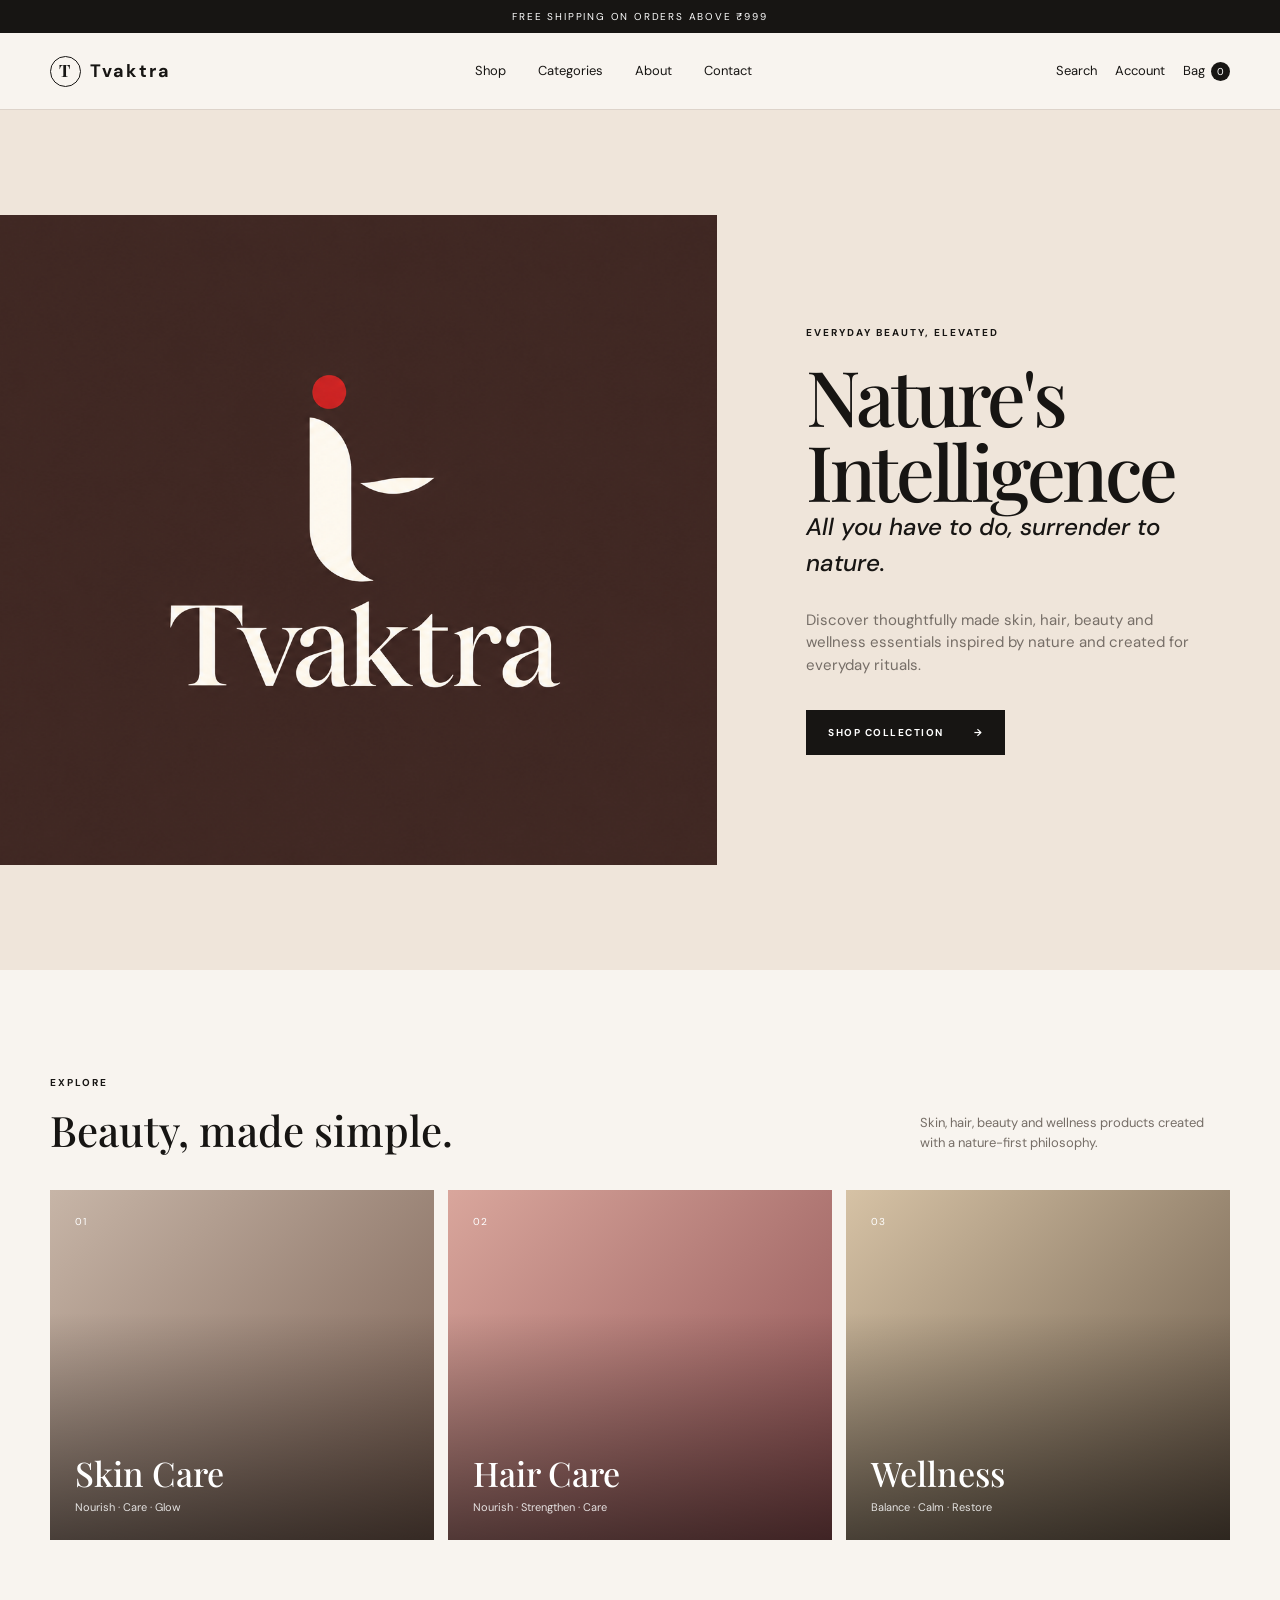
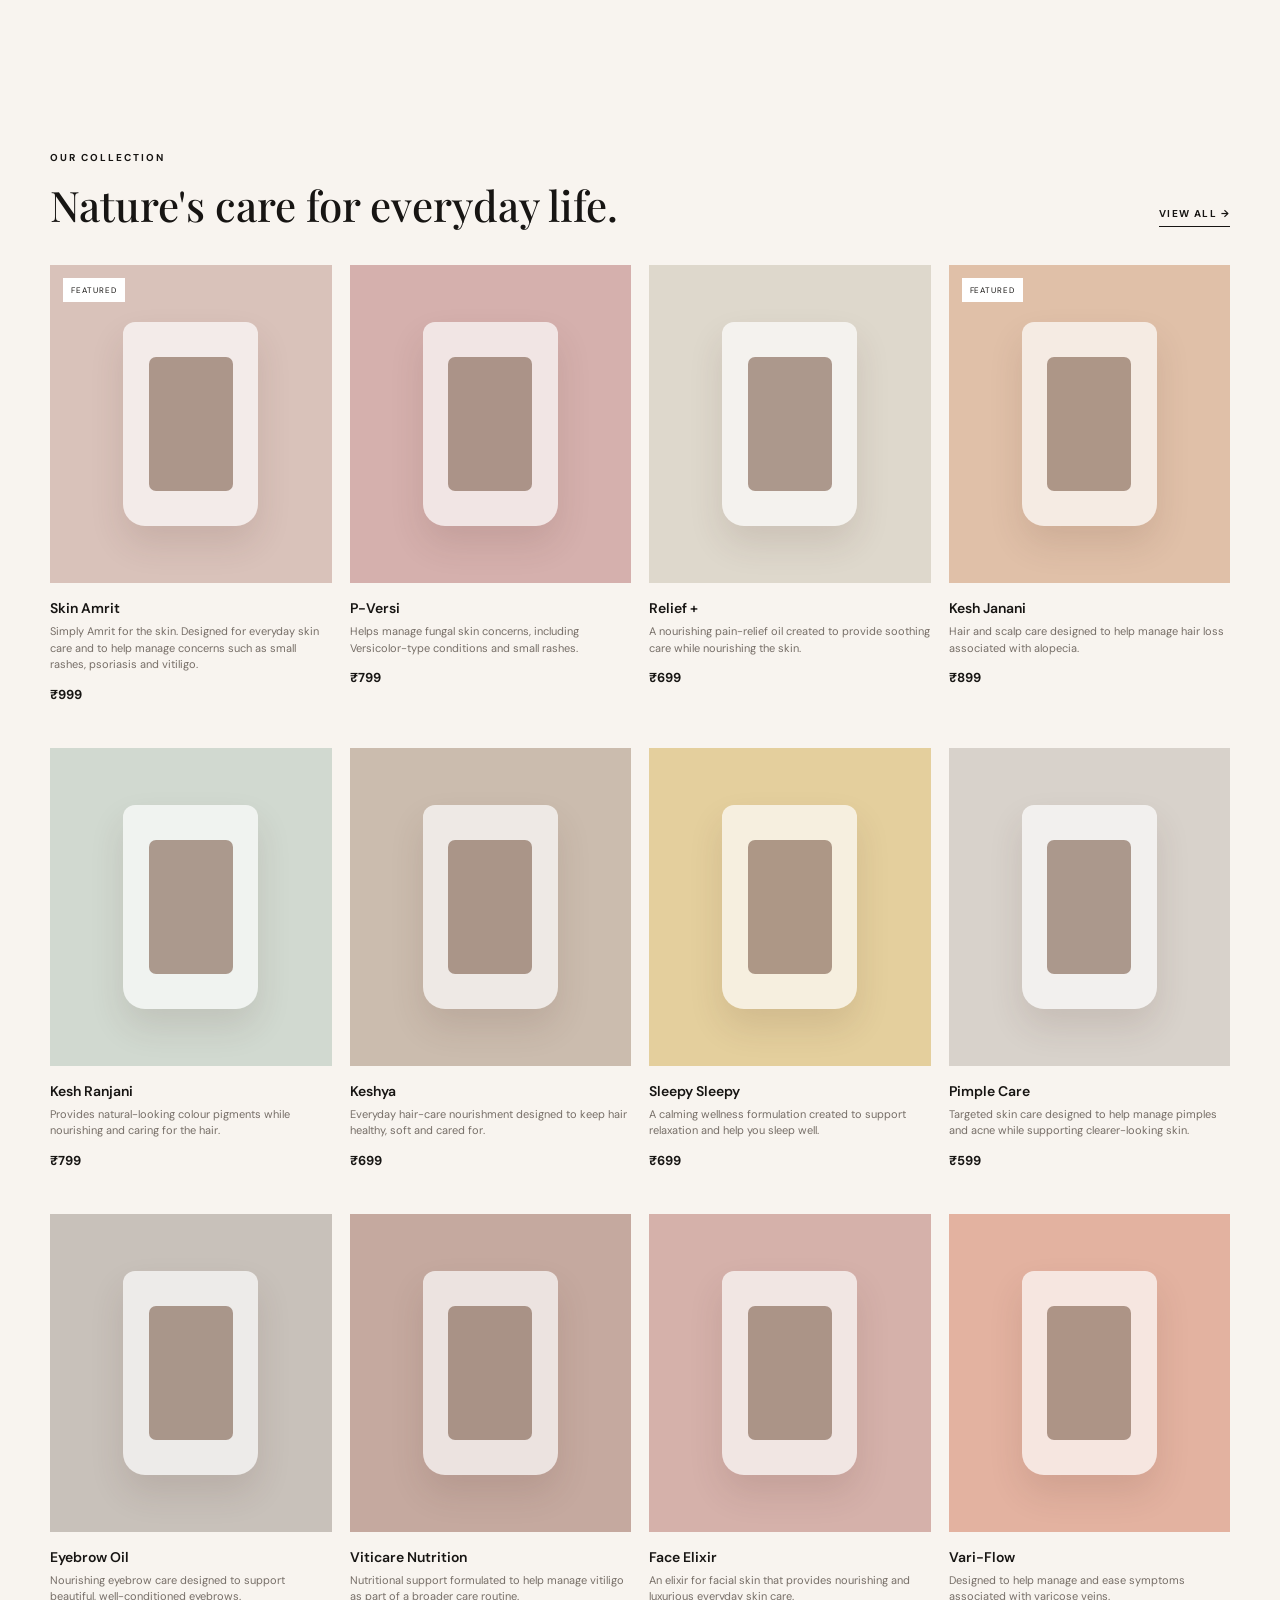
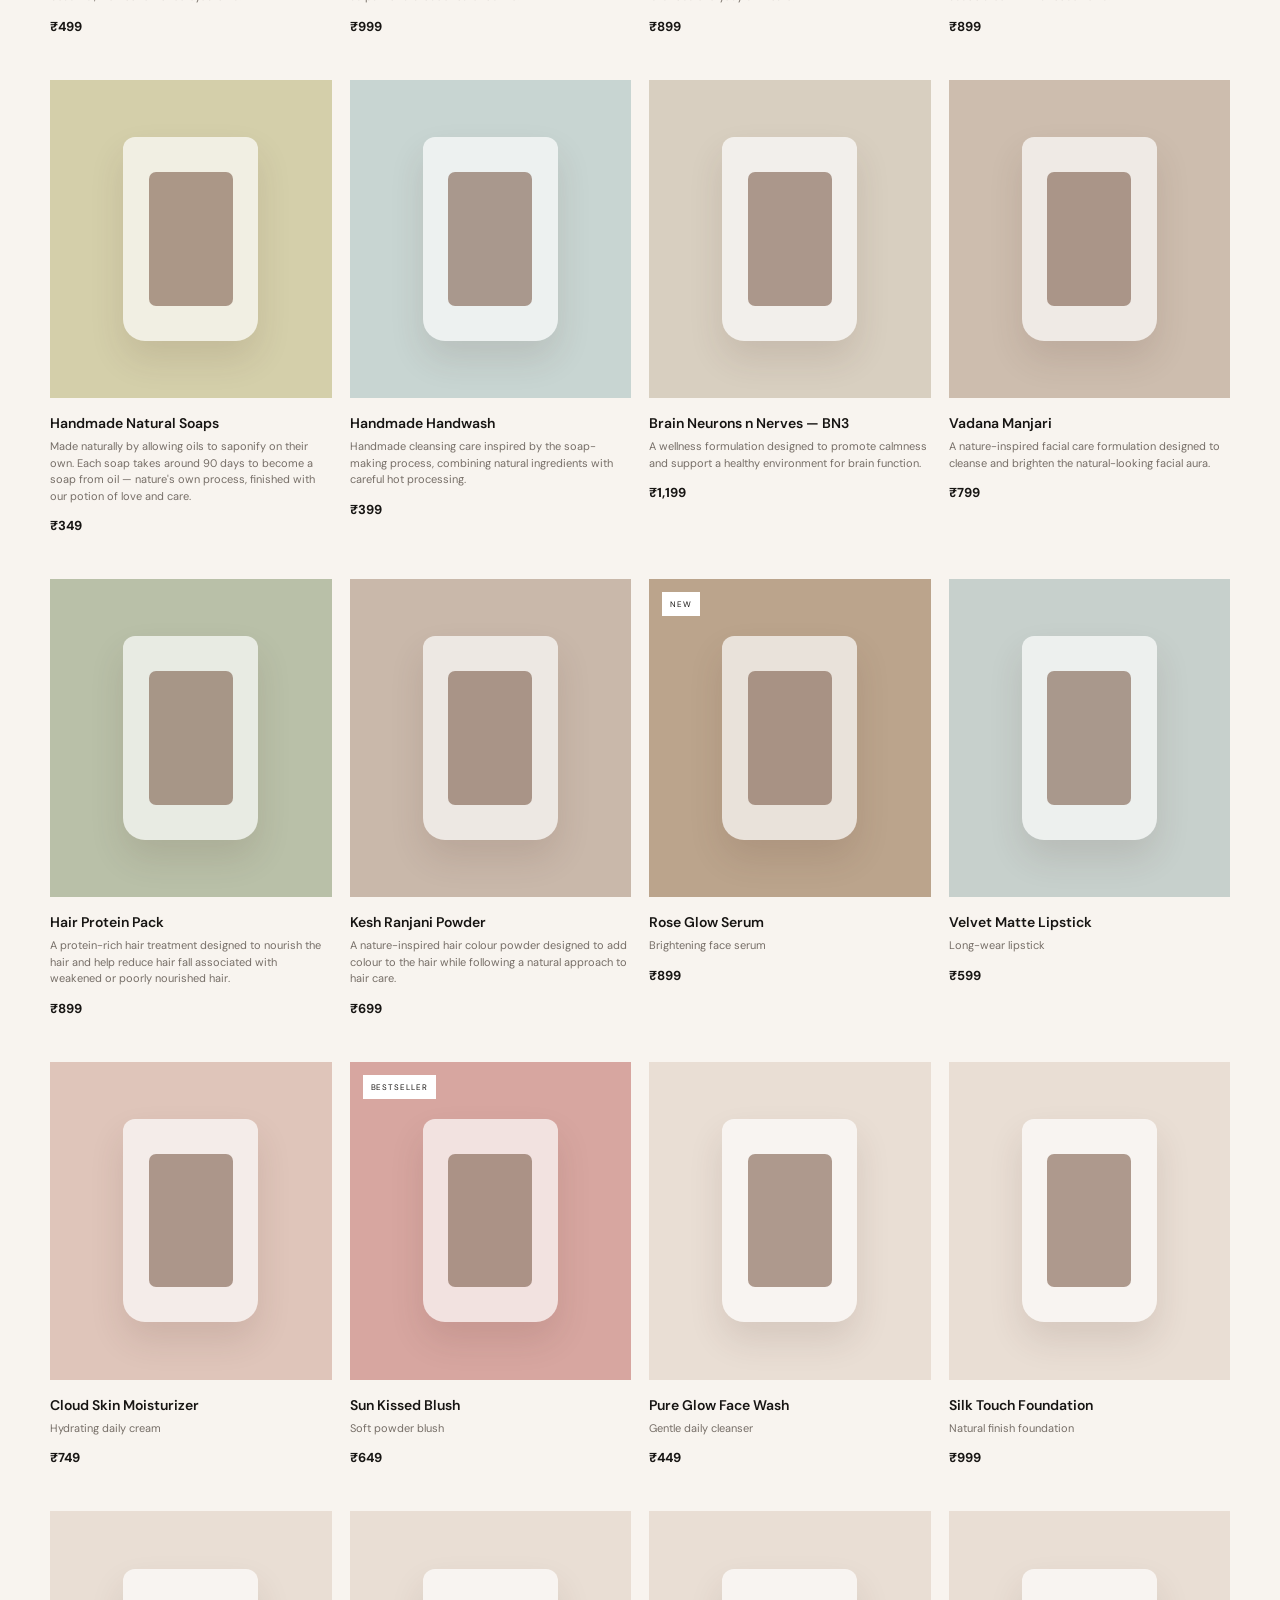
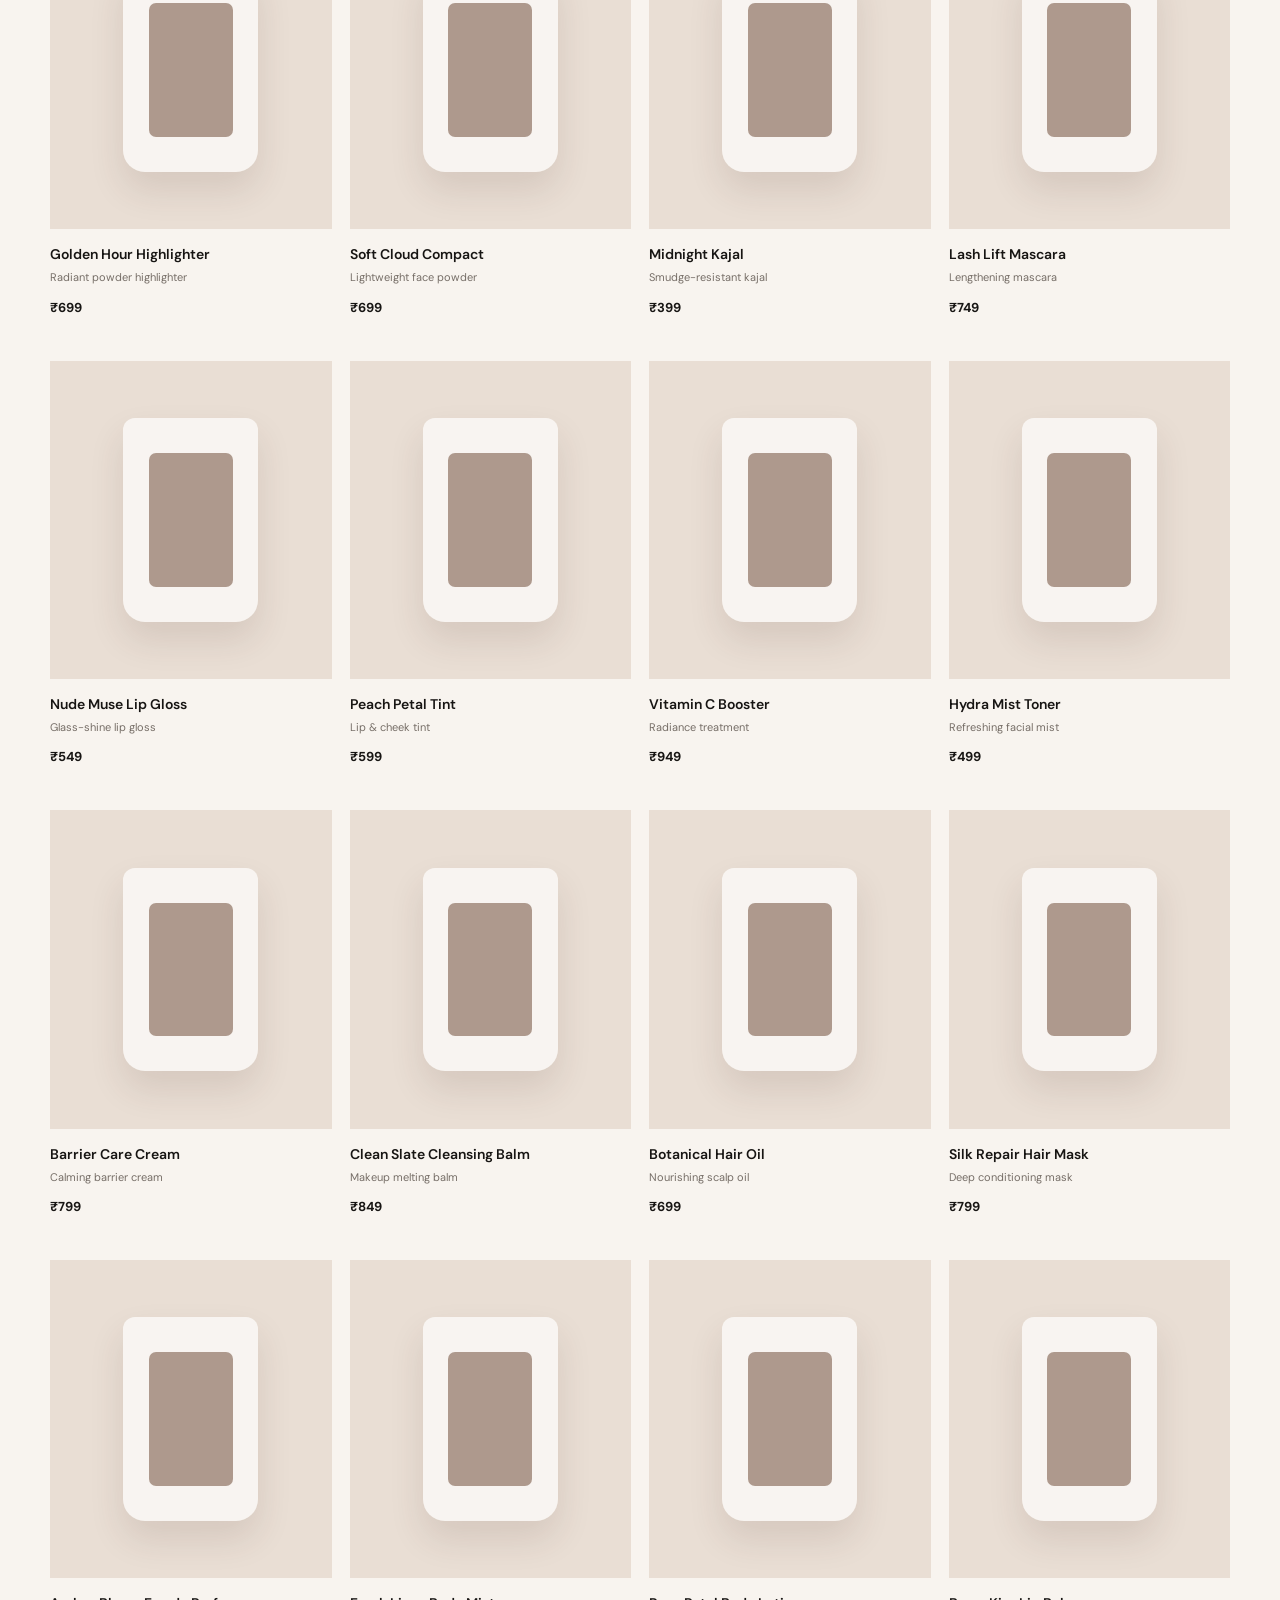
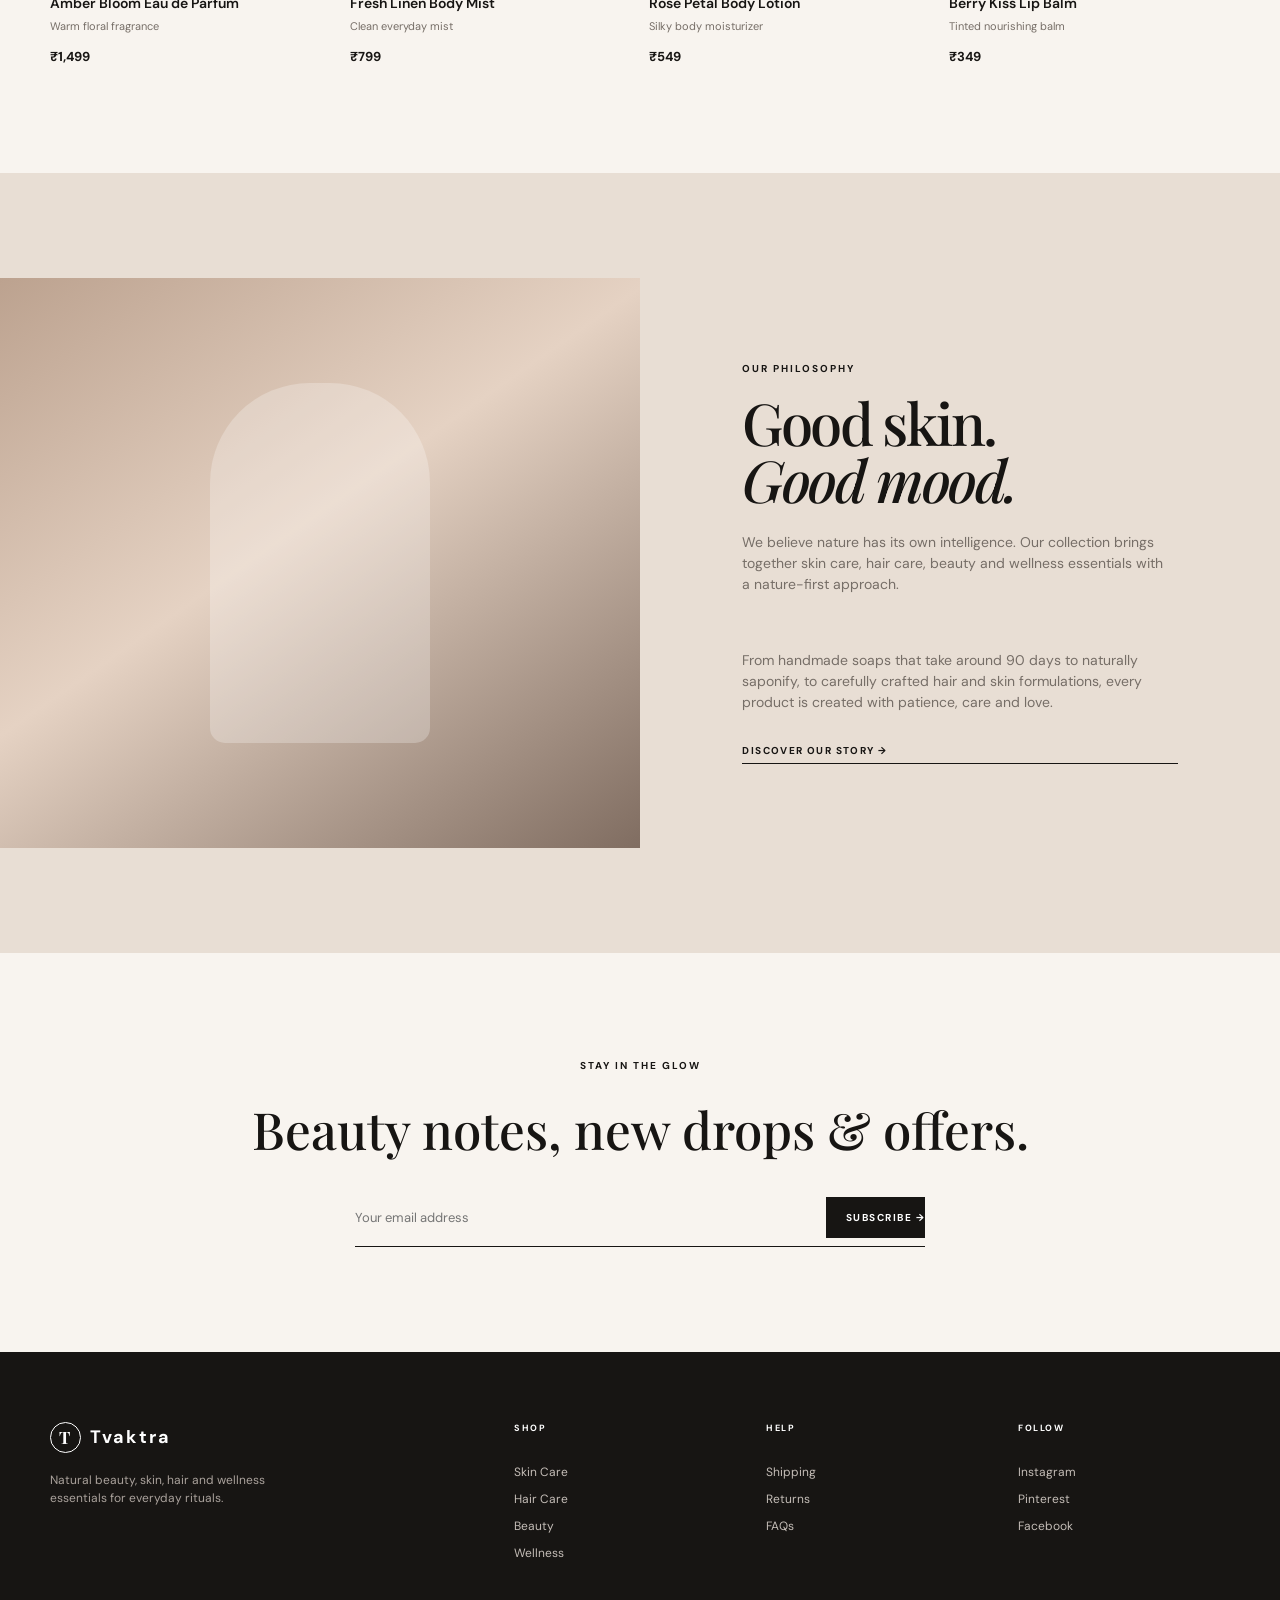
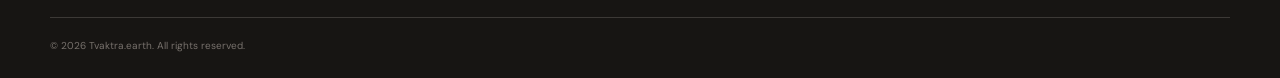
<file: Tvaktra/index.html>
<!DOCTYPE html>
<html lang="en">
<head>
  <meta charset="UTF-8">
  <meta name="viewport" content="width=device-width, initial-scale=1.0">

  <meta
    name="description"
    content="Tvaktra — Natural beauty, skincare, haircare and wellness essentials."
  >

  <title>Tvaktra — Beauty, Skin, Hair & Wellness</title>

  <link rel="preconnect" href="https://fonts.googleapis.com">
  <link rel="preconnect" href="https://fonts.gstatic.com" crossorigin>

  <link
    href="https://fonts.googleapis.com/css2?family=DM+Sans:wght@400;500;600;700&family=Playfair+Display:wght@500;600;700&display=swap"
    rel="stylesheet"
  >

  <link rel="stylesheet" href="style.css">

  <style>

    /* =========================
       INLINE SEARCH
    ========================= */

    .search-wrapper {
      display: flex;
      align-items: center;
    }

    .search-trigger {
      border: 0;
      background: transparent;
      font: inherit;
      cursor: pointer;
      padding: 8px 0;
    }

    .inline-search {
      display: flex;
      align-items: center;
      gap: 8px;
      width: 300px;
      height: 42px;
    }

    .inline-search-input-wrap {
      position: relative;
      display: flex;
      align-items: center;
      flex: 1;
    }

    .inline-search-input {
      width: 100%;
      height: 40px;
      border: 1px solid #222;
      border-radius: 0;
      background: transparent;
      padding: 0 38px 0 12px;
      font-family: inherit;
      font-size: 14px;
      outline: none;
      box-sizing: border-box;
    }

    .inline-search-input:focus {
      border-color: #111;
    }

    .search-clear {
      position: absolute;
      right: 10px;
      top: 50%;
      transform: translateY(-50%);
      border: 0;
      background: transparent;
      font-size: 20px;
      line-height: 1;
      cursor: pointer;
      padding: 2px;
    }

    .search-submit {
      width: 40px;
      height: 40px;
      border: 1px solid #222;
      background: #222;
      color: #fff;
      cursor: pointer;
      font-size: 16px;
      display: flex;
      align-items: center;
      justify-content: center;
      flex-shrink: 0;
    }

    .search-submit:hover {
      opacity: 0.85;
    }


    /* =========================
       SEARCH RESULTS
    ========================= */

    .no-search-results {
      text-align: center;
      padding: 80px 20px;
    }

    .no-search-results h3 {
      margin-bottom: 10px;
    }

    .no-search-results p {
      opacity: 0.65;
    }


    /* =========================
       TOAST NOTIFICATION
    ========================= */

    .toast {
      position: fixed;
      left: 50%;
      bottom: 30px;
      transform: translateX(-50%) translateY(100px);

      background: #222;
      color: #fff;

      padding: 14px 22px;

      border-radius: 4px;

      font-family: "DM Sans", sans-serif;
      font-size: 14px;
      font-weight: 500;

      z-index: 9999;

      opacity: 0;

      pointer-events: none;

      transition:
        opacity 0.3s ease,
        transform 0.3s ease;

      white-space: nowrap;

      box-shadow:
        0 10px 30px rgba(0, 0, 0, 0.15);
    }

    .toast.show {
      opacity: 1;
      transform: translateX(-50%) translateY(0);
    }


    /* =========================
       MOBILE
    ========================= */

    @media (max-width: 768px) {

      .inline-search {
        width: 220px;
      }

      .toast {
        bottom: 20px;
        max-width: calc(100% - 40px);
        white-space: normal;
        text-align: center;
      }

    }


    @media (max-width: 480px) {

      .inline-search {
        width: 180px;
      }

    }

  </style>

</head>


<body>


<!-- =========================
     HEADER
========================= -->

<header class="site-header">

  <div class="announcement">
    FREE SHIPPING ON ORDERS ABOVE ₹999
  </div>


  <nav class="nav container">


    <!-- BRAND -->

    <a
      href="#"
      class="brand"
      aria-label="Tvaktra home"
    >

      <span class="brand-mark">
        T
      </span>

      <span>
        Tvaktra
      </span>

    </a>


    <!-- NAVIGATION -->

    <div class="nav-links">

      <a href="#shop">
        Shop
      </a>

      <a href="#categories">
        Categories
      </a>

      <a href="#about">
        About
      </a>

      <a href="#contact">
        Contact
      </a>

    </div>


    <!-- NAV ACTIONS -->

    <div class="nav-actions">


      <!-- SEARCH -->

      <div
        class="search-wrapper"
        id="searchWrapper"
      >

        <button
          type="button"
          class="search-trigger"
          aria-label="Open search"
          onclick="activateSearch()"
        >
          Search
        </button>

      </div>


      <!-- ACCOUNT -->

      <button
        type="button"
        aria-label="Account"
        onclick="showComingSoon('Account feature is coming soon.')"
      >
        Account
      </button>


      <!-- BAG -->

      <button
        type="button"
        aria-label="Shopping bag"
        onclick="showComingSoon('Shopping bag feature is coming soon.')"
      >
        Bag
        <span class="bag-count">0</span>
      </button>


    </div>

  </nav>

</header>


<main>


<!-- =========================
     HERO
========================= -->

<section class="hero">


  <div class="hero-image">

    <img
      src="hero-image.png"
      alt="Tvaktra natural beauty collection"
    >

  </div>


  <div class="hero-content">


    <p class="eyebrow">
      EVERYDAY BEAUTY, ELEVATED
    </p>


    <h1>
      Nature's Intelligence
    </h1>


    <h2>
      <em>
        All you have to do, surrender to nature.
      </em>
    </h2>


    <p class="hero-copy">

      Discover thoughtfully made skin, hair, beauty and
      wellness essentials inspired by nature and created
      for everyday rituals.

    </p>


    <a
      class="btn btn-dark"
      href="#shop"
    >
      SHOP COLLECTION
      <span>→</span>
    </a>


  </div>

</section>



<!-- =========================
     CATEGORIES
========================= -->

<section
  id="categories"
  class="categories container"
>


  <div class="section-heading">


    <div>

      <p class="eyebrow">
        EXPLORE
      </p>

      <h2>
        Beauty, made simple.
      </h2>

    </div>


    <p>

      Skin, hair, beauty and wellness products created
      with a nature-first philosophy.

    </p>


  </div>



  <div class="category-grid">


    <a
      href="#shop"
      class="category-card skincare"
    >

      <span>
        01
      </span>

      <h3>
        Skin Care
      </h3>

      <small>
        Nourish · Care · Glow
      </small>

    </a>



    <a
      href="#shop"
      class="category-card makeup"
    >

      <span>
        02
      </span>

      <h3>
        Hair Care
      </h3>

      <small>
        Nourish · Strengthen · Care
      </small>

    </a>



    <a
      href="#shop"
      class="category-card fragrance"
    >

      <span>
        03
      </span>

      <h3>
        Wellness
      </h3>

      <small>
        Balance · Calm · Restore
      </small>

    </a>


  </div>

</section>



<!-- =========================
     PRODUCTS
========================= -->

<section
  id="shop"
  class="products container"
>


  <div class="section-heading">


    <div>

      <p class="eyebrow">
        OUR COLLECTION
      </p>

      <h2>
        Nature's care for everyday life.
      </h2>

    </div>


    <button
      type="button"
      class="text-link"
      onclick="viewAllProducts()"
    >
      VIEW ALL →
    </button>


  </div>



  <div class="product-grid">


    <!-- =========================
         TVAKTRA PRODUCTS
    ========================= -->


    <!-- 01 -->

    <article
      class="product-card"
      data-product="Skin Amrit"
      data-price="999"
    >

      <div class="product-image p1">

        <span>
          FEATURED
        </span>

      </div>


      <div class="product-info">

        <h3>
          Skin Amrit
        </h3>

        <p>
          Simply Amrit for the skin. Designed for everyday
          skin care and to help manage concerns such as
          small rashes, psoriasis and vitiligo.
        </p>

        <strong>
          ₹999
        </strong>

      </div>

    </article>



    <!-- 02 -->

    <article
      class="product-card"
      data-product="P-Versi"
      data-price="799"
    >

      <div class="product-image p2"></div>


      <div class="product-info">

        <h3>
          P-Versi
        </h3>

        <p>
          Helps manage fungal skin concerns, including
          Versicolor-type conditions and small rashes.
        </p>

        <strong>
          ₹799
        </strong>

      </div>

    </article>



    <!-- 03 -->

    <article
      class="product-card"
      data-product="Relief +"
      data-price="699"
    >

      <div class="product-image p3"></div>


      <div class="product-info">

        <h3>
          Relief +
        </h3>

        <p>
          A nourishing pain-relief oil created to provide
          soothing care while nourishing the skin.
        </p>

        <strong>
          ₹699
        </strong>

      </div>

    </article>



    <!-- 04 -->

    <article
      class="product-card"
      data-product="Kesh Janani"
      data-price="899"
    >

      <div class="product-image p4">

        <span>
          FEATURED
        </span>

      </div>


      <div class="product-info">

        <h3>
          Kesh Janani
        </h3>

        <p>
          Hair and scalp care designed to help manage
          hair loss associated with alopecia.
        </p>

        <strong>
          ₹899
        </strong>

      </div>

    </article>



    <!-- 05 -->

    <article
      class="product-card"
      data-product="Kesh Ranjani"
      data-price="799"
    >

      <div class="product-image p5"></div>


      <div class="product-info">

        <h3>
          Kesh Ranjani
        </h3>

        <p>
          Provides natural-looking colour pigments while
          nourishing and caring for the hair.
        </p>

        <strong>
          ₹799
        </strong>

      </div>

    </article>



    <!-- 06 -->

    <article
      class="product-card"
      data-product="Keshya"
      data-price="699"
    >

      <div class="product-image p6"></div>


      <div class="product-info">

        <h3>
          Keshya
        </h3>

        <p>
          Everyday hair-care nourishment designed to keep
          hair healthy, soft and cared for.
        </p>

        <strong>
          ₹699
        </strong>

      </div>

    </article>



    <!-- 07 -->

    <article
      class="product-card"
      data-product="Sleepy Sleepy"
      data-price="699"
    >

      <div class="product-image p7"></div>


      <div class="product-info">

        <h3>
          Sleepy Sleepy
        </h3>

        <p>
          A calming wellness formulation created to support
          relaxation and help you sleep well.
        </p>

        <strong>
          ₹699
        </strong>

      </div>

    </article>



    <!-- 08 -->

    <article
      class="product-card"
      data-product="Pimple Care"
      data-price="599"
    >

      <div class="product-image p8"></div>


      <div class="product-info">

        <h3>
          Pimple Care
        </h3>

        <p>
          Targeted skin care designed to help manage
          pimples and acne while supporting clearer-looking skin.
        </p>

        <strong>
          ₹599
        </strong>

      </div>

    </article>



    <!-- 09 -->

    <article
      class="product-card"
      data-product="Eyebrow Oil"
      data-price="499"
    >

      <div class="product-image p9"></div>


      <div class="product-info">

        <h3>
          Eyebrow Oil
        </h3>

        <p>
          Nourishing eyebrow care designed to support
          beautiful, well-conditioned eyebrows.
        </p>

        <strong>
          ₹499
        </strong>

      </div>

    </article>



    <!-- 10 -->

    <article
      class="product-card"
      data-product="Viticare Nutrition"
      data-price="999"
    >

      <div class="product-image p10"></div>


      <div class="product-info">

        <h3>
          Viticare Nutrition
        </h3>

        <p>
          Nutritional support formulated to help manage
          vitiligo as part of a broader care routine.
        </p>

        <strong>
          ₹999
        </strong>

      </div>

    </article>



    <!-- 11 -->

    <article
      class="product-card"
      data-product="Face Elixir"
      data-price="899"
    >

      <div class="product-image p11"></div>


      <div class="product-info">

        <h3>
          Face Elixir
        </h3>

        <p>
          An elixir for facial skin that provides nourishing
          and luxurious everyday skin care.
        </p>

        <strong>
          ₹899
        </strong>

      </div>

    </article>



    <!-- 12 -->

    <article
      class="product-card"
      data-product="Vari-Flow"
      data-price="899"
    >

      <div class="product-image p12"></div>


      <div class="product-info">

        <h3>
          Vari-Flow
        </h3>

        <p>
          Designed to help manage and ease symptoms associated
          with varicose veins.
        </p>

        <strong>
          ₹899
        </strong>

      </div>

    </article>



    <!-- 13 -->

    <article
      class="product-card"
      data-product="Handmade Natural Soaps"
      data-price="349"
    >

      <div class="product-image p13"></div>


      <div class="product-info">

        <h3>
          Handmade Natural Soaps
        </h3>

        <p>
          Made naturally by allowing oils to saponify on their
          own. Each soap takes around 90 days to become a soap
          from oil — nature's own process, finished with our
          potion of love and care.
        </p>

        <strong>
          ₹349
        </strong>

      </div>

    </article>



    <!-- 14 -->

    <article
      class="product-card"
      data-product="Handmade Handwash"
      data-price="399"
    >

      <div class="product-image p14"></div>


      <div class="product-info">

        <h3>
          Handmade Handwash
        </h3>

        <p>
          Handmade cleansing care inspired by the soap-making
          process, combining natural ingredients with careful
          hot processing.
        </p>

        <strong>
          ₹399
        </strong>

      </div>

    </article>



    <!-- 15 -->

    <article
      class="product-card"
      data-product="Brain Neurons n Nerves - BN3"
      data-price="1199"
    >

      <div class="product-image p15"></div>


      <div class="product-info">

        <h3>
          Brain Neurons n Nerves — BN3
        </h3>

        <p>
          A wellness formulation designed to promote calmness
          and support a healthy environment for brain function.
        </p>

        <strong>
          ₹1,199
        </strong>

      </div>

    </article>



    <!-- 16 -->

    <article
      class="product-card"
      data-product="Vadana Manjari"
      data-price="799"
    >

      <div class="product-image p16"></div>


      <div class="product-info">

        <h3>
          Vadana Manjari
        </h3>

        <p>
          A nature-inspired facial care formulation designed
          to cleanse and brighten the natural-looking facial aura.
        </p>

        <strong>
          ₹799
        </strong>

      </div>

    </article>



    <!-- 17 -->

    <article
      class="product-card"
      data-product="Hair Protein Pack"
      data-price="899"
    >

      <div class="product-image p17"></div>


      <div class="product-info">

        <h3>
          Hair Protein Pack
        </h3>

        <p>
          A protein-rich hair treatment designed to nourish
          the hair and help reduce hair fall associated with
          weakened or poorly nourished hair.
        </p>

        <strong>
          ₹899
        </strong>

      </div>

    </article>



    <!-- 18 -->

    <article
      class="product-card"
      data-product="Kesh Ranjani Powder"
      data-price="699"
    >

      <div class="product-image p18"></div>


      <div class="product-info">

        <h3>
          Kesh Ranjani Powder
        </h3>

        <p>
          A nature-inspired hair colour powder designed to
          add colour to the hair while following a natural
          approach to hair care.
        </p>

        <strong>
          ₹699
        </strong>

      </div>

    </article>



    <!-- =========================
         EXISTING PRODUCTS
    ========================= -->


    <!-- 19 -->

    <article
      class="product-card"
      data-product="Rose Glow Serum"
      data-price="899"
    >

      <div class="product-image p19">

        <span>
          NEW
        </span>

      </div>


      <div class="product-info">

        <h3>
          Rose Glow Serum
        </h3>

        <p>
          Brightening face serum
        </p>

        <strong>
          ₹899
        </strong>

      </div>

    </article>



    <!-- 20 -->

    <article
      class="product-card"
      data-product="Velvet Matte Lipstick"
      data-price="599"
    >

      <div class="product-image p20"></div>


      <div class="product-info">

        <h3>
          Velvet Matte Lipstick
        </h3>

        <p>
          Long-wear lipstick
        </p>

        <strong>
          ₹599
        </strong>

      </div>

    </article>



    <!-- 21 -->

    <article
      class="product-card"
      data-product="Cloud Skin Moisturizer"
      data-price="749"
    >

      <div class="product-image p21"></div>


      <div class="product-info">

        <h3>
          Cloud Skin Moisturizer
        </h3>

        <p>
          Hydrating daily cream
        </p>

        <strong>
          ₹749
        </strong>

      </div>

    </article>



    <!-- 22 -->

    <article
      class="product-card"
      data-product="Sun Kissed Blush"
      data-price="649"
    >

      <div class="product-image p22">

        <span>
          BESTSELLER
        </span>

      </div>


      <div class="product-info">

        <h3>
          Sun Kissed Blush
        </h3>

        <p>
          Soft powder blush
        </p>

        <strong>
          ₹649
        </strong>

      </div>

    </article>



    <!-- 23 -->

    <article
      class="product-card"
      data-product="Pure Glow Face Wash"
      data-price="449"
    >

      <div class="product-image p23"></div>


      <div class="product-info">

        <h3>
          Pure Glow Face Wash
        </h3>

        <p>
          Gentle daily cleanser
        </p>

        <strong>
          ₹449
        </strong>

      </div>

    </article>



    <!-- 24 -->

    <article
      class="product-card"
      data-product="Silk Touch Foundation"
      data-price="999"
    >

      <div class="product-image p24"></div>


      <div class="product-info">

        <h3>
          Silk Touch Foundation
        </h3>

        <p>
          Natural finish foundation
        </p>

        <strong>
          ₹999
        </strong>

      </div>

    </article>



    <!-- 25 -->

    <article
      class="product-card"
      data-product="Golden Hour Highlighter"
      data-price="699"
    >

      <div class="product-image p25"></div>


      <div class="product-info">

        <h3>
          Golden Hour Highlighter
        </h3>

        <p>
          Radiant powder highlighter
        </p>

        <strong>
          ₹699
        </strong>

      </div>

    </article>



    <!-- 26 -->

    <article
      class="product-card"
      data-product="Soft Cloud Compact"
      data-price="699"
    >

      <div class="product-image p26"></div>


      <div class="product-info">

        <h3>
          Soft Cloud Compact
        </h3>

        <p>
          Lightweight face powder
        </p>

        <strong>
          ₹699
        </strong>

      </div>

    </article>



    <!-- 27 -->

    <article
      class="product-card"
      data-product="Midnight Kajal"
      data-price="399"
    >

      <div class="product-image p27"></div>


      <div class="product-info">

        <h3>
          Midnight Kajal
        </h3>

        <p>
          Smudge-resistant kajal
        </p>

        <strong>
          ₹399
        </strong>

      </div>

    </article>



    <!-- 28 -->

    <article
      class="product-card"
      data-product="Lash Lift Mascara"
      data-price="749"
    >

      <div class="product-image p28"></div>


      <div class="product-info">

        <h3>
          Lash Lift Mascara
        </h3>

        <p>
          Lengthening mascara
        </p>

        <strong>
          ₹749
        </strong>

      </div>

    </article>



    <!-- 29 -->

    <article
      class="product-card"
      data-product="Nude Muse Lip Gloss"
      data-price="549"
    >

      <div class="product-image p29"></div>


      <div class="product-info">

        <h3>
          Nude Muse Lip Gloss
        </h3>

        <p>
          Glass-shine lip gloss
        </p>

        <strong>
          ₹549
        </strong>

      </div>

    </article>



    <!-- 30 -->

    <article
      class="product-card"
      data-product="Peach Petal Tint"
      data-price="599"
    >

      <div class="product-image p30"></div>


      <div class="product-info">

        <h3>
          Peach Petal Tint
        </h3>

        <p>
          Lip & cheek tint
        </p>

        <strong>
          ₹599
        </strong>

      </div>

    </article>



    <!-- 31 -->

    <article
      class="product-card"
      data-product="Vitamin C Booster"
      data-price="949"
    >

      <div class="product-image p31"></div>


      <div class="product-info">

        <h3>
          Vitamin C Booster
        </h3>

        <p>
          Radiance treatment
        </p>

        <strong>
          ₹949
        </strong>

      </div>

    </article>



    <!-- 32 -->

    <article
      class="product-card"
      data-product="Hydra Mist Toner"
      data-price="499"
    >

      <div class="product-image p32"></div>


      <div class="product-info">

        <h3>
          Hydra Mist Toner
        </h3>

        <p>
          Refreshing facial mist
        </p>

        <strong>
          ₹499
        </strong>

      </div>

    </article>



    <!-- 33 -->

    <article
      class="product-card"
      data-product="Barrier Care Cream"
      data-price="799"
    >

      <div class="product-image p33"></div>


      <div class="product-info">

        <h3>
          Barrier Care Cream
        </h3>

        <p>
          Calming barrier cream
        </p>

        <strong>
          ₹799
        </strong>

      </div>

    </article>



    <!-- 34 -->

    <article
      class="product-card"
      data-product="Clean Slate Cleansing Balm"
      data-price="849"
    >

      <div class="product-image p34"></div>


      <div class="product-info">

        <h3>
          Clean Slate Cleansing Balm
        </h3>

        <p>
          Makeup melting balm
        </p>

        <strong>
          ₹849
        </strong>

      </div>

    </article>



    <!-- 35 -->

    <article
      class="product-card"
      data-product="Botanical Hair Oil"
      data-price="699"
    >

      <div class="product-image p35"></div>


      <div class="product-info">

        <h3>
          Botanical Hair Oil
        </h3>

        <p>
          Nourishing scalp oil
        </p>

        <strong>
          ₹699
        </strong>

      </div>

    </article>



    <!-- 36 -->

    <article
      class="product-card"
      data-product="Silk Repair Hair Mask"
      data-price="799"
    >

      <div class="product-image p36"></div>


      <div class="product-info">

        <h3>
          Silk Repair Hair Mask
        </h3>

        <p>
          Deep conditioning mask
        </p>

        <strong>
          ₹799
        </strong>

      </div>

    </article>



    <!-- 37 -->

    <article
      class="product-card"
      data-product="Amber Bloom Eau de Parfum"
      data-price="1499"
    >

      <div class="product-image p37"></div>


      <div class="product-info">

        <h3>
          Amber Bloom Eau de Parfum
        </h3>

        <p>
          Warm floral fragrance
        </p>

        <strong>
          ₹1,499
        </strong>

      </div>

    </article>



    <!-- 38 -->

    <article
      class="product-card"
      data-product="Fresh Linen Body Mist"
      data-price="799"
    >

      <div class="product-image p38"></div>


      <div class="product-info">

        <h3>
          Fresh Linen Body Mist
        </h3>

        <p>
          Clean everyday mist
        </p>

        <strong>
          ₹799
        </strong>

      </div>

    </article>



    <!-- 39 -->

    <article
      class="product-card"
      data-product="Rose Petal Body Lotion"
      data-price="549"
    >

      <div class="product-image p39"></div>


      <div class="product-info">

        <h3>
          Rose Petal Body Lotion
        </h3>

        <p>
          Silky body moisturizer
        </p>

        <strong>
          ₹549
        </strong>

      </div>

    </article>



    <!-- 40 -->

    <article
      class="product-card"
      data-product="Berry Kiss Lip Balm"
      data-price="349"
    >

      <div class="product-image p40"></div>


      <div class="product-info">

        <h3>
          Berry Kiss Lip Balm
        </h3>

        <p>
          Tinted nourishing balm
        </p>

        <strong>
          ₹349
        </strong>

      </div>

    </article>


  </div>


  <!-- NO SEARCH RESULTS -->

  <div
    id="noSearchResults"
    class="no-search-results"
    style="display: none;"
  >

    <h3>
      No products found
    </h3>

    <p>
      Try searching for another product name or category.
    </p>

  </div>


</section>



<!-- =========================
     ABOUT
========================= -->

<section
  id="about"
  class="editorial"
>


  <div class="editorial-image"></div>


  <div class="editorial-copy">


    <p class="eyebrow">
      OUR PHILOSOPHY
    </p>


    <h2>

      Good skin.
      <br>

      <em>
        Good mood.
      </em>

    </h2>


    <p>

      We believe nature has its own intelligence.
      Our collection brings together skin care, hair care,
      beauty and wellness essentials with a nature-first
      approach.

    </p>


    <p>

      From handmade soaps that take around 90 days to
      naturally saponify, to carefully crafted hair and
      skin formulations, every product is created with
      patience, care and love.

    </p>


    <a
      href="#contact"
      class="text-link"
    >
      DISCOVER OUR STORY →
    </a>


  </div>

</section>



<!-- =========================
     NEWSLETTER
========================= -->

<section
  class="newsletter container"
  id="contact"
>


  <p class="eyebrow">
    STAY IN THE GLOW
  </p>


  <h2>
    Beauty notes, new drops & offers.
  </h2>


  <form
    class="newsletter-form"
    onsubmit="subscribeNewsletter(event)"
  >

    <input
      type="email"
      id="newsletterEmail"
      placeholder="Your email address"
      aria-label="Email address"
      required
    >


    <button
      type="submit"
      class="btn btn-dark"
    >
      SUBSCRIBE →
    </button>


  </form>


</section>


</main>



<!-- =========================
     FOOTER
========================= -->

<footer>


  <div class="container footer-grid">


    <div>

      <a
        class="brand footer-brand"
        href="#"
      >

        <span class="brand-mark">
          T
        </span>

        <span>
          Tvaktra
        </span>

      </a>


      <p>
        Natural beauty, skin, hair and wellness essentials
        for everyday rituals.
      </p>

    </div>



    <div>

      <h4>
        SHOP
      </h4>


      <a href="#shop">
        Skin Care
      </a>


      <a href="#shop">
        Hair Care
      </a>


      <a href="#shop">
        Beauty
      </a>


      <a href="#shop">
        Wellness
      </a>

    </div>



    <div>

      <h4>
        HELP
      </h4>


      <a
        href="#"
        onclick="showComingSoon('Shipping information is coming soon.'); return false;"
      >
        Shipping
      </a>


      <a
        href="#"
        onclick="showComingSoon('Returns information is coming soon.'); return false;"
      >
        Returns
      </a>


      <a
        href="#"
        onclick="showComingSoon('FAQs are coming soon.'); return false;"
      >
        FAQs
      </a>

    </div>



    <div>

      <h4>
        FOLLOW
      </h4>


      <a href="#">
        Instagram
      </a>


      <a href="#">
        Pinterest
      </a>


      <a href="#">
        Facebook
      </a>

    </div>


  </div>


  <div class="copyright container">

    © 2026 Tvaktra.earth. All rights reserved.

  </div>


</footer>



<!-- =========================
     TOAST
========================= -->

<div
  id="toast"
  class="toast"
  role="status"
  aria-live="polite"
>
</div>



<!-- =========================
     JAVASCRIPT
========================= -->

<script>


  /* =========================
     PRODUCT CARDS
  ========================= */

  const productCards =
    document.querySelectorAll('.product-card');



  /* =========================
     BAG COUNTER
  ========================= */

  const bagCounters =
    document.querySelectorAll('.bag-count');

  let count = 0;


  productCards.forEach(card => {

    card.addEventListener('click', () => {

      count++;

      updateBagCount();

    });

  });


  function updateBagCount() {

    bagCounters.forEach(counter => {

      counter.textContent = count;

    });

  }



  /* =========================
     COMING SOON TOAST
  ========================= */

  let toastTimer;


  function showComingSoon(message) {

    const toast =
      document.getElementById('toast');


    toast.textContent = message;


    /* Reset existing animation */

    toast.classList.remove('show');


    clearTimeout(toastTimer);


    /* Force browser reflow */

    void toast.offsetWidth;


    /* Show toast */

    toast.classList.add('show');


    /* Automatically hide */

    toastTimer = setTimeout(() => {

      toast.classList.remove('show');

    }, 3000);

  }



  /* =========================
     INLINE SEARCH
  ========================= */

  const searchWrapper =
    document.getElementById('searchWrapper');


  const noSearchResults =
    document.getElementById('noSearchResults');


  function activateSearch() {

    searchWrapper.innerHTML = `

      <div class="inline-search">

        <div class="inline-search-input-wrap">

          <input
            type="text"
            id="inlineSearchInput"
            class="inline-search-input"
            placeholder="Search products..."
            autocomplete="off"
            aria-label="Search products"
          >

          <button
            type="button"
            class="search-clear"
            aria-label="Close search"
            onclick="closeInlineSearch()"
          >
            ×
          </button>

        </div>


        <button
          type="button"
          class="search-submit"
          aria-label="Submit search"
          onclick="submitSearch()"
        >
          🔍
        </button>

      </div>

    `;


    const input =
      document.getElementById(
        'inlineSearchInput'
      );


    input.focus();


    /* ENTER TO SEARCH */

    input.addEventListener(
      'keydown',
      function(event) {

        if (event.key === 'Enter') {

          event.preventDefault();

          submitSearch();

        }

      }
    );

  }



  function closeInlineSearch() {

    searchWrapper.innerHTML = `

      <button
        type="button"
        class="search-trigger"
        aria-label="Open search"
        onclick="activateSearch()"
      >
        Search
      </button>

    `;


    /* Restore all products */

    productCards.forEach(card => {

      card.style.display = '';

    });


    noSearchResults.style.display = 'none';

  }



  function submitSearch() {

    const input =
      document.getElementById(
        'inlineSearchInput'
      );


    if (!input) {

      return;

    }


    const searchValue =
      input.value
        .toLowerCase()
        .trim();


    /* EMPTY SEARCH */

    if (!searchValue) {

      productCards.forEach(card => {

        card.style.display = '';

      });


      noSearchResults.style.display = 'none';

      return;

    }


    let foundProducts = 0;


    /* SEARCH THROUGH ALL PRODUCTS */

    productCards.forEach(card => {

      const productName =
        card
          .querySelector('h3')
          .textContent
          .toLowerCase();


      const productDescription =
        card
          .querySelector('p')
          .textContent
          .toLowerCase();


      const searchableText =
        productName +
        ' ' +
        productDescription;


      if (
        searchableText.includes(searchValue)
      ) {

        card.style.display = '';

        foundProducts++;

      } else {

        card.style.display = 'none';

      }

    });


    /* NO PRODUCTS */

    if (foundProducts === 0) {

      noSearchResults.style.display = 'block';

    }


    /* PRODUCTS FOUND */

    else {

      noSearchResults.style.display = 'none';


      document
        .getElementById('shop')
        .scrollIntoView({
          behavior: 'smooth',
          block: 'start'
        });

    }

  }



  /* =========================
     VIEW ALL PRODUCTS
  ========================= */

  function viewAllProducts() {


    const searchInput =
      document.getElementById(
        'inlineSearchInput'
      );


    if (searchInput) {

      closeInlineSearch();

    }


    document
      .querySelector('.product-grid')
      .scrollIntoView({
        behavior: 'smooth',
        block: 'start'
      });

  }



  /* =========================
     NEWSLETTER
  ========================= */

  function subscribeNewsletter(event) {

    event.preventDefault();


    const email =
      document
        .getElementById(
          'newsletterEmail'
        )
        .value
        .trim();


    if (!email) {

      showComingSoon(
        'Please enter your email address.'
      );

      return;

    }


    showComingSoon(
      'Thank you! You are now subscribed to Tvaktra updates.'
    );


    document
      .getElementById(
        'newsletterEmail'
      )
      .value = '';

  }



  /* =========================
     ESC KEY
  ========================= */

  document.addEventListener(
    'keydown',
    function(event) {

      if (event.key === 'Escape') {


        const searchInput =
          document.getElementById(
            'inlineSearchInput'
          );


        if (searchInput) {

          closeInlineSearch();

        }


        const toast =
          document.getElementById('toast');


        toast.classList.remove('show');

      }

    }
  );

  /* =========================================
   PRODUCT CLICK DIALOG
   Only adds dialog functionality
========================================= */

document.querySelectorAll(".product-card").forEach(function(card) {

  card.addEventListener("click", function() {

    const name = card.dataset.name || 
                 card.querySelector("h3")?.textContent || 
                 "Product";

    const description = card.dataset.description || 
                        card.querySelector("p")?.textContent || 
                        "";

    const price = card.dataset.price || 
                  card.querySelector(".price")?.textContent || 
                  "";

    const category = card.dataset.category || 
                     "Beauty";

    document.getElementById("dialogProductName").textContent = name;

    document.getElementById("dialogProductDescription").textContent =
      description;

    document.getElementById("dialogProductPrice").textContent =
      price.toString().startsWith("₹") ? price : "₹" + price;

    document.getElementById("dialogCategory").textContent =
      category;

    document
      .getElementById("productDialogOverlay")
      .classList.add("show");

    document.body.style.overflow = "hidden";
  });

});


function closeProductDialog() {

  document
    .getElementById("productDialogOverlay")
    .classList.remove("show");

  document.body.style.overflow = "";
}


function closeProductDialogOutside(event) {

  if (
    event.target ===
    document.getElementById("productDialogOverlay")
  ) {
    closeProductDialog();
  }

}


document.addEventListener("keydown", function(event) {

  if (event.key === "Escape") {
    closeProductDialog();
  }

});


</script>

<!-- Product Dialog -->
<div
  id="productDialogOverlay"
  class="product-dialog-overlay"
  onclick="closeProductDialogOutside(event)"
>
  <div class="product-dialog">

    <button
      class="product-dialog-close"
      onclick="closeProductDialog()"
      aria-label="Close"
    >
      ×
    </button>

    <div
      id="dialogCategory"
      class="product-dialog-category"
    ></div>

    <h2 id="dialogProductName"></h2>

    <p id="dialogProductDescription"></p>

    <div
      id="dialogProductPrice"
      class="product-dialog-price"
    ></div>

  </div>
</div>

</body>
</html>
</file>
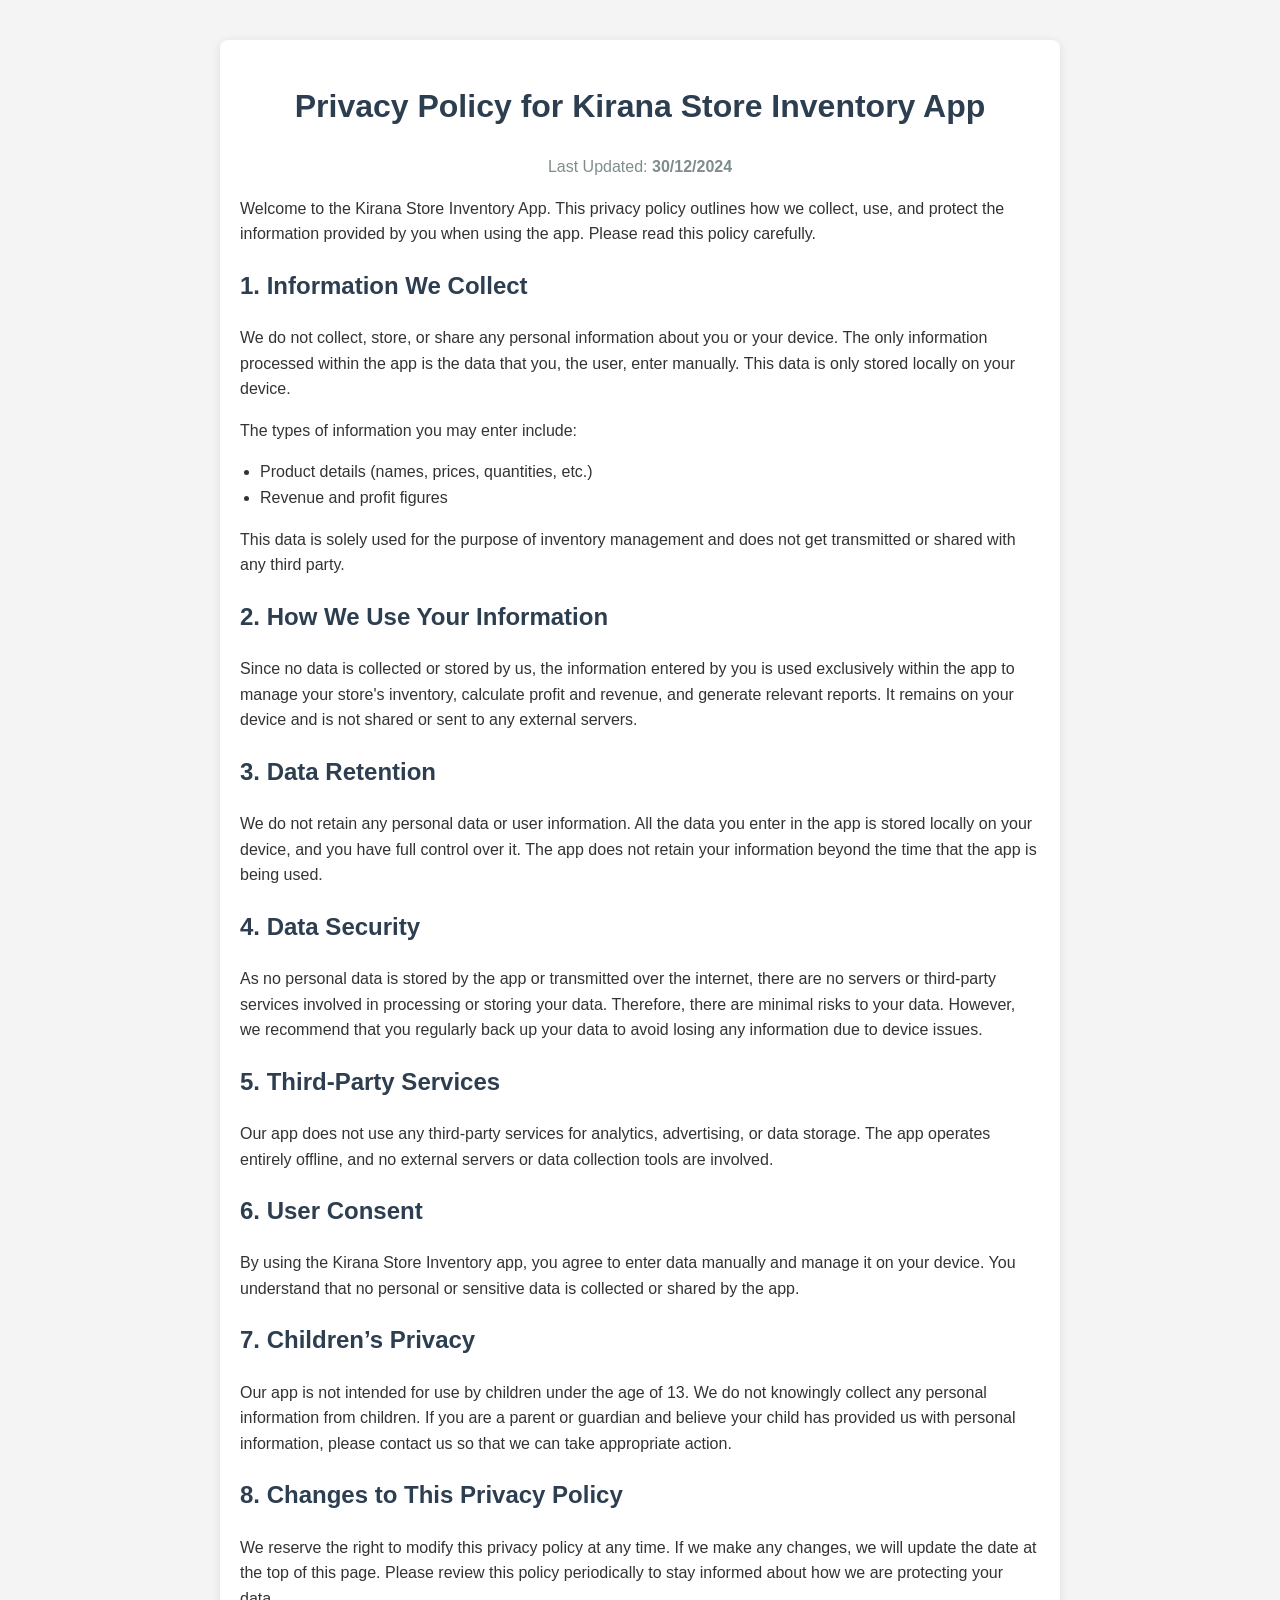
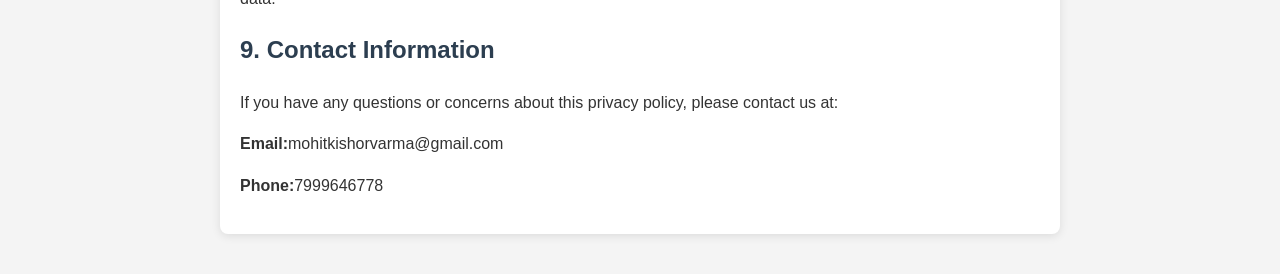
<file: PrivacyPolicy_KiranaStoreInventory.html>
<!DOCTYPE html>
<html lang="en">
<head>
    <meta charset="UTF-8">
    <meta name="viewport" content="width=device-width, initial-scale=1.0">
    <title>Privacy Policy</title>
</head>
<body style="font-family: Arial, sans-serif; line-height: 1.6; margin: 20px; background-color: #f4f4f4; color: #333; padding: 20px;">

    <div style="max-width: 800px; margin: auto; background-color: #fff; padding: 20px; border-radius: 8px; box-shadow: 0 2px 10px rgba(0, 0, 0, 0.1);">
        <h1 style="text-align: center; color: #2C3E50;">Privacy Policy for Kirana Store Inventory App</h1>
        <p style="text-align: center; color: #7f8c8d;">Last Updated: <strong>30/12/2024</strong></p>

        <p>Welcome to the Kirana Store Inventory App. This privacy policy outlines how we collect, use, and protect the information provided by you when using the app. Please read this policy carefully.</p>

        <h2 style="color: #2C3E50;">1. Information We Collect</h2>
        <p>We do not collect, store, or share any personal information about you or your device. The only information processed within the app is the data that you, the user, enter manually. This data is only stored locally on your device.</p>
        <p>The types of information you may enter include:</p>
        <ul style="list-style-type: disc; padding-left: 20px;">
            <li>Product details (names, prices, quantities, etc.)</li>
            <li>Revenue and profit figures</li>
        </ul>
        <p>This data is solely used for the purpose of inventory management and does not get transmitted or shared with any third party.</p>

        <h2 style="color: #2C3E50;">2. How We Use Your Information</h2>
        <p>Since no data is collected or stored by us, the information entered by you is used exclusively within the app to manage your store's inventory, calculate profit and revenue, and generate relevant reports. It remains on your device and is not shared or sent to any external servers.</p>

        <h2 style="color: #2C3E50;">3. Data Retention</h2>
        <p>We do not retain any personal data or user information. All the data you enter in the app is stored locally on your device, and you have full control over it. The app does not retain your information beyond the time that the app is being used.</p>

        <h2 style="color: #2C3E50;">4. Data Security</h2>
        <p>As no personal data is stored by the app or transmitted over the internet, there are no servers or third-party services involved in processing or storing your data. Therefore, there are minimal risks to your data. However, we recommend that you regularly back up your data to avoid losing any information due to device issues.</p>

        <h2 style="color: #2C3E50;">5. Third-Party Services</h2>
        <p>Our app does not use any third-party services for analytics, advertising, or data storage. The app operates entirely offline, and no external servers or data collection tools are involved.</p>

        <h2 style="color: #2C3E50;">6. User Consent</h2>
        <p>By using the Kirana Store Inventory app, you agree to enter data manually and manage it on your device. You understand that no personal or sensitive data is collected or shared by the app.</p>

        <h2 style="color: #2C3E50;">7. Children’s Privacy</h2>
        <p>Our app is not intended for use by children under the age of 13. We do not knowingly collect any personal information from children. If you are a parent or guardian and believe your child has provided us with personal information, please contact us so that we can take appropriate action.</p>

        <h2 style="color: #2C3E50;">8. Changes to This Privacy Policy</h2>
        <p>We reserve the right to modify this privacy policy at any time. If we make any changes, we will update the date at the top of this page. Please review this policy periodically to stay informed about how we are protecting your data.</p>

        <h2 style="color: #2C3E50;">9. Contact Information</h2>
        <p>If you have any questions or concerns about this privacy policy, please contact us at:</p>
        <p><strong>Email:</strong>mohitkishorvarma@gmail.com</p>
        <p><strong>Phone:</strong>7999646778</p>
    </div>

</body>
</html>
</file>
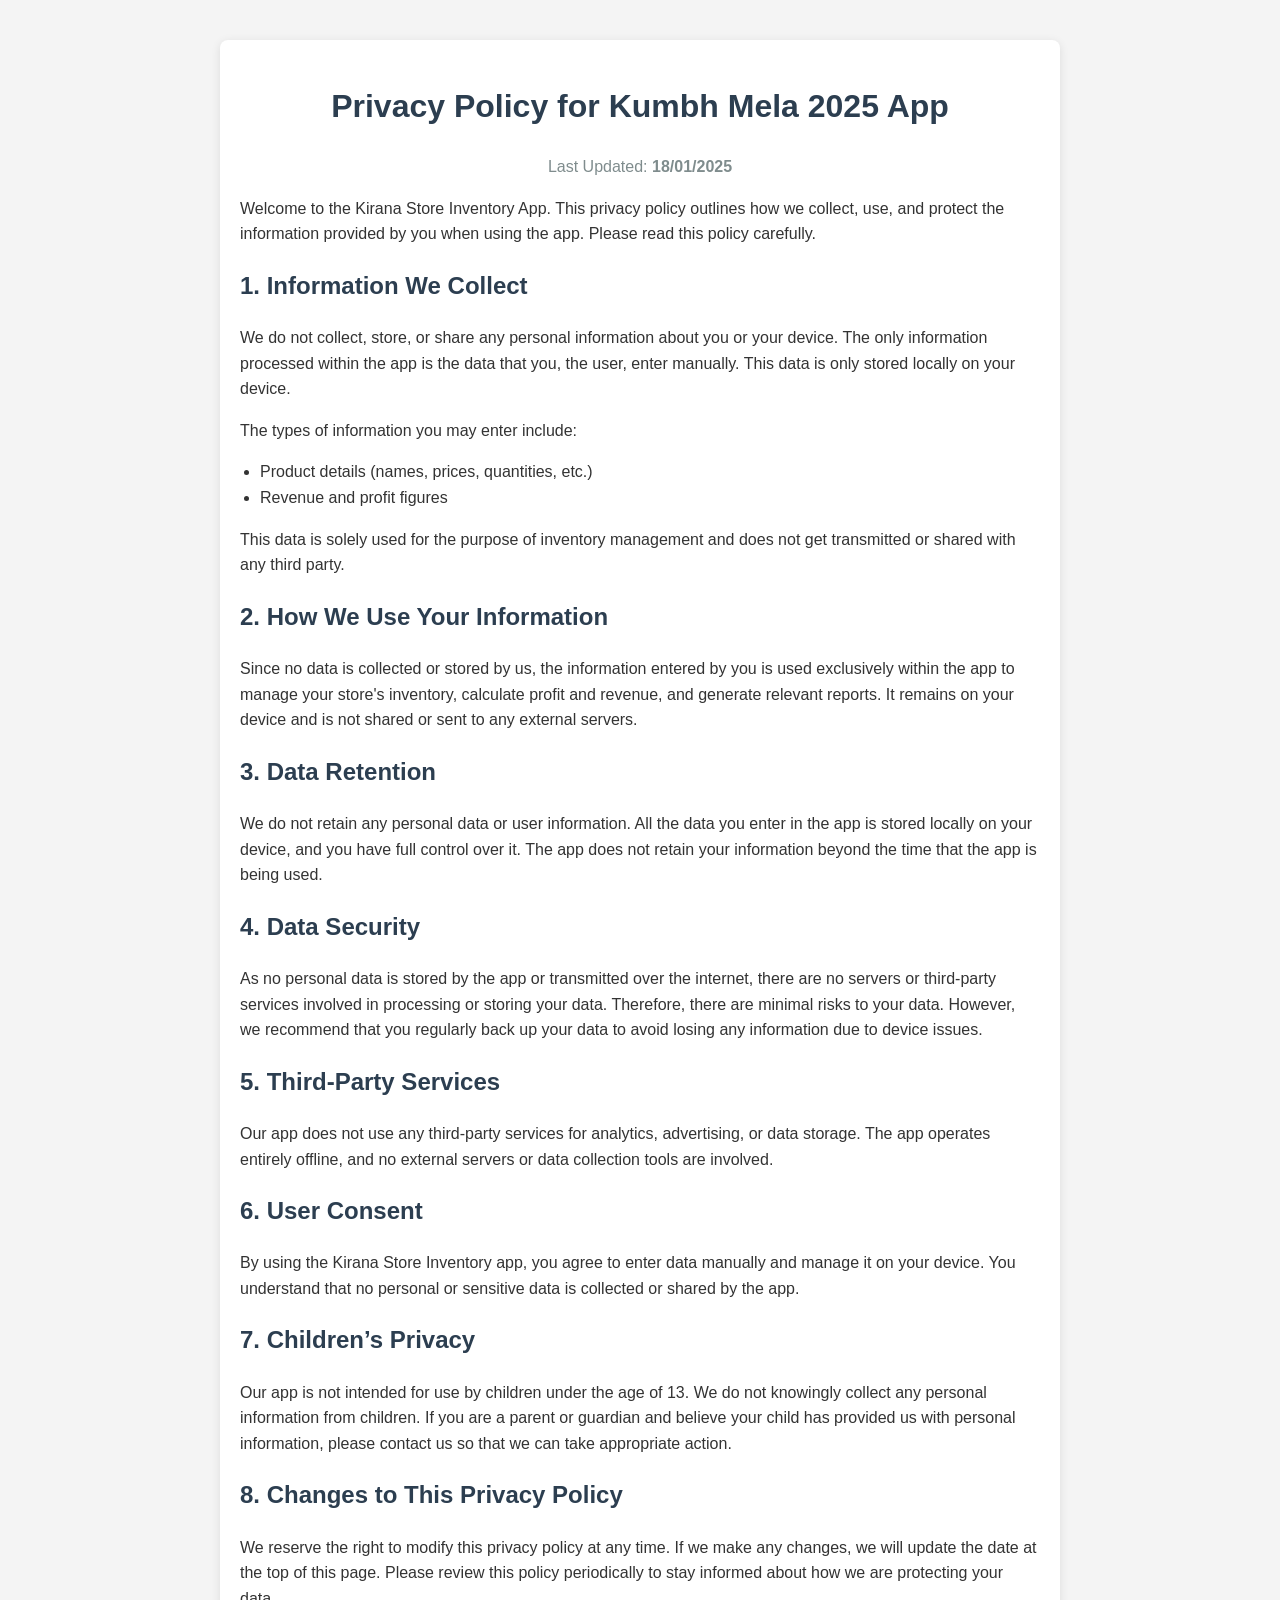
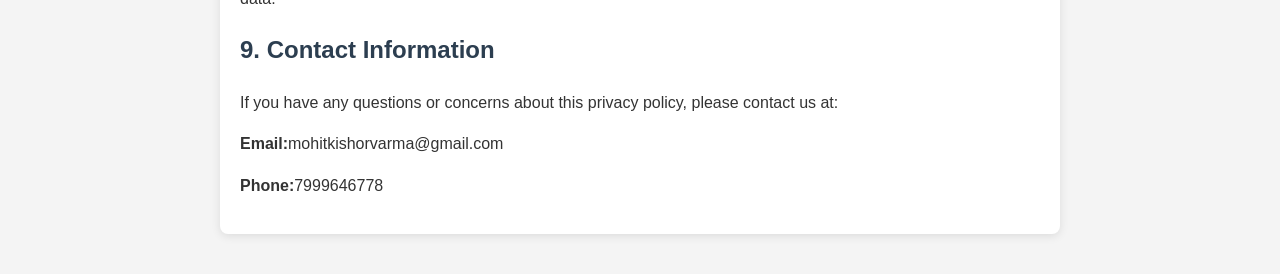
<file: PrivacyPolicy_KumbhMela2025.html>
<!DOCTYPE html>
<html lang="en">
<head>
    <meta charset="UTF-8">
    <meta name="viewport" content="width=device-width, initial-scale=1.0">
    <title>Privacy Policy</title>
</head>
<body style="font-family: Arial, sans-serif; line-height: 1.6; margin: 20px; background-color: #f4f4f4; color: #333; padding: 20px;">

    <div style="max-width: 800px; margin: auto; background-color: #fff; padding: 20px; border-radius: 8px; box-shadow: 0 2px 10px rgba(0, 0, 0, 0.1);">
        <h1 style="text-align: center; color: #2C3E50;">Privacy Policy for Kumbh Mela 2025 App</h1>
        <p style="text-align: center; color: #7f8c8d;">Last Updated: <strong>18/01/2025</strong></p>

        <p>Welcome to the Kirana Store Inventory App. This privacy policy outlines how we collect, use, and protect the information provided by you when using the app. Please read this policy carefully.</p>

        <h2 style="color: #2C3E50;">1. Information We Collect</h2>
        <p>We do not collect, store, or share any personal information about you or your device. The only information processed within the app is the data that you, the user, enter manually. This data is only stored locally on your device.</p>
        <p>The types of information you may enter include:</p>
        <ul style="list-style-type: disc; padding-left: 20px;">
            <li>Product details (names, prices, quantities, etc.)</li>
            <li>Revenue and profit figures</li>
        </ul>
        <p>This data is solely used for the purpose of inventory management and does not get transmitted or shared with any third party.</p>

        <h2 style="color: #2C3E50;">2. How We Use Your Information</h2>
        <p>Since no data is collected or stored by us, the information entered by you is used exclusively within the app to manage your store's inventory, calculate profit and revenue, and generate relevant reports. It remains on your device and is not shared or sent to any external servers.</p>

        <h2 style="color: #2C3E50;">3. Data Retention</h2>
        <p>We do not retain any personal data or user information. All the data you enter in the app is stored locally on your device, and you have full control over it. The app does not retain your information beyond the time that the app is being used.</p>

        <h2 style="color: #2C3E50;">4. Data Security</h2>
        <p>As no personal data is stored by the app or transmitted over the internet, there are no servers or third-party services involved in processing or storing your data. Therefore, there are minimal risks to your data. However, we recommend that you regularly back up your data to avoid losing any information due to device issues.</p>

        <h2 style="color: #2C3E50;">5. Third-Party Services</h2>
        <p>Our app does not use any third-party services for analytics, advertising, or data storage. The app operates entirely offline, and no external servers or data collection tools are involved.</p>

        <h2 style="color: #2C3E50;">6. User Consent</h2>
        <p>By using the Kirana Store Inventory app, you agree to enter data manually and manage it on your device. You understand that no personal or sensitive data is collected or shared by the app.</p>

        <h2 style="color: #2C3E50;">7. Children’s Privacy</h2>
        <p>Our app is not intended for use by children under the age of 13. We do not knowingly collect any personal information from children. If you are a parent or guardian and believe your child has provided us with personal information, please contact us so that we can take appropriate action.</p>

        <h2 style="color: #2C3E50;">8. Changes to This Privacy Policy</h2>
        <p>We reserve the right to modify this privacy policy at any time. If we make any changes, we will update the date at the top of this page. Please review this policy periodically to stay informed about how we are protecting your data.</p>

        <h2 style="color: #2C3E50;">9. Contact Information</h2>
        <p>If you have any questions or concerns about this privacy policy, please contact us at:</p>
        <p><strong>Email:</strong>mohitkishorvarma@gmail.com</p>
        <p><strong>Phone:</strong>7999646778</p>
    </div>

</body>
</html>
</file>
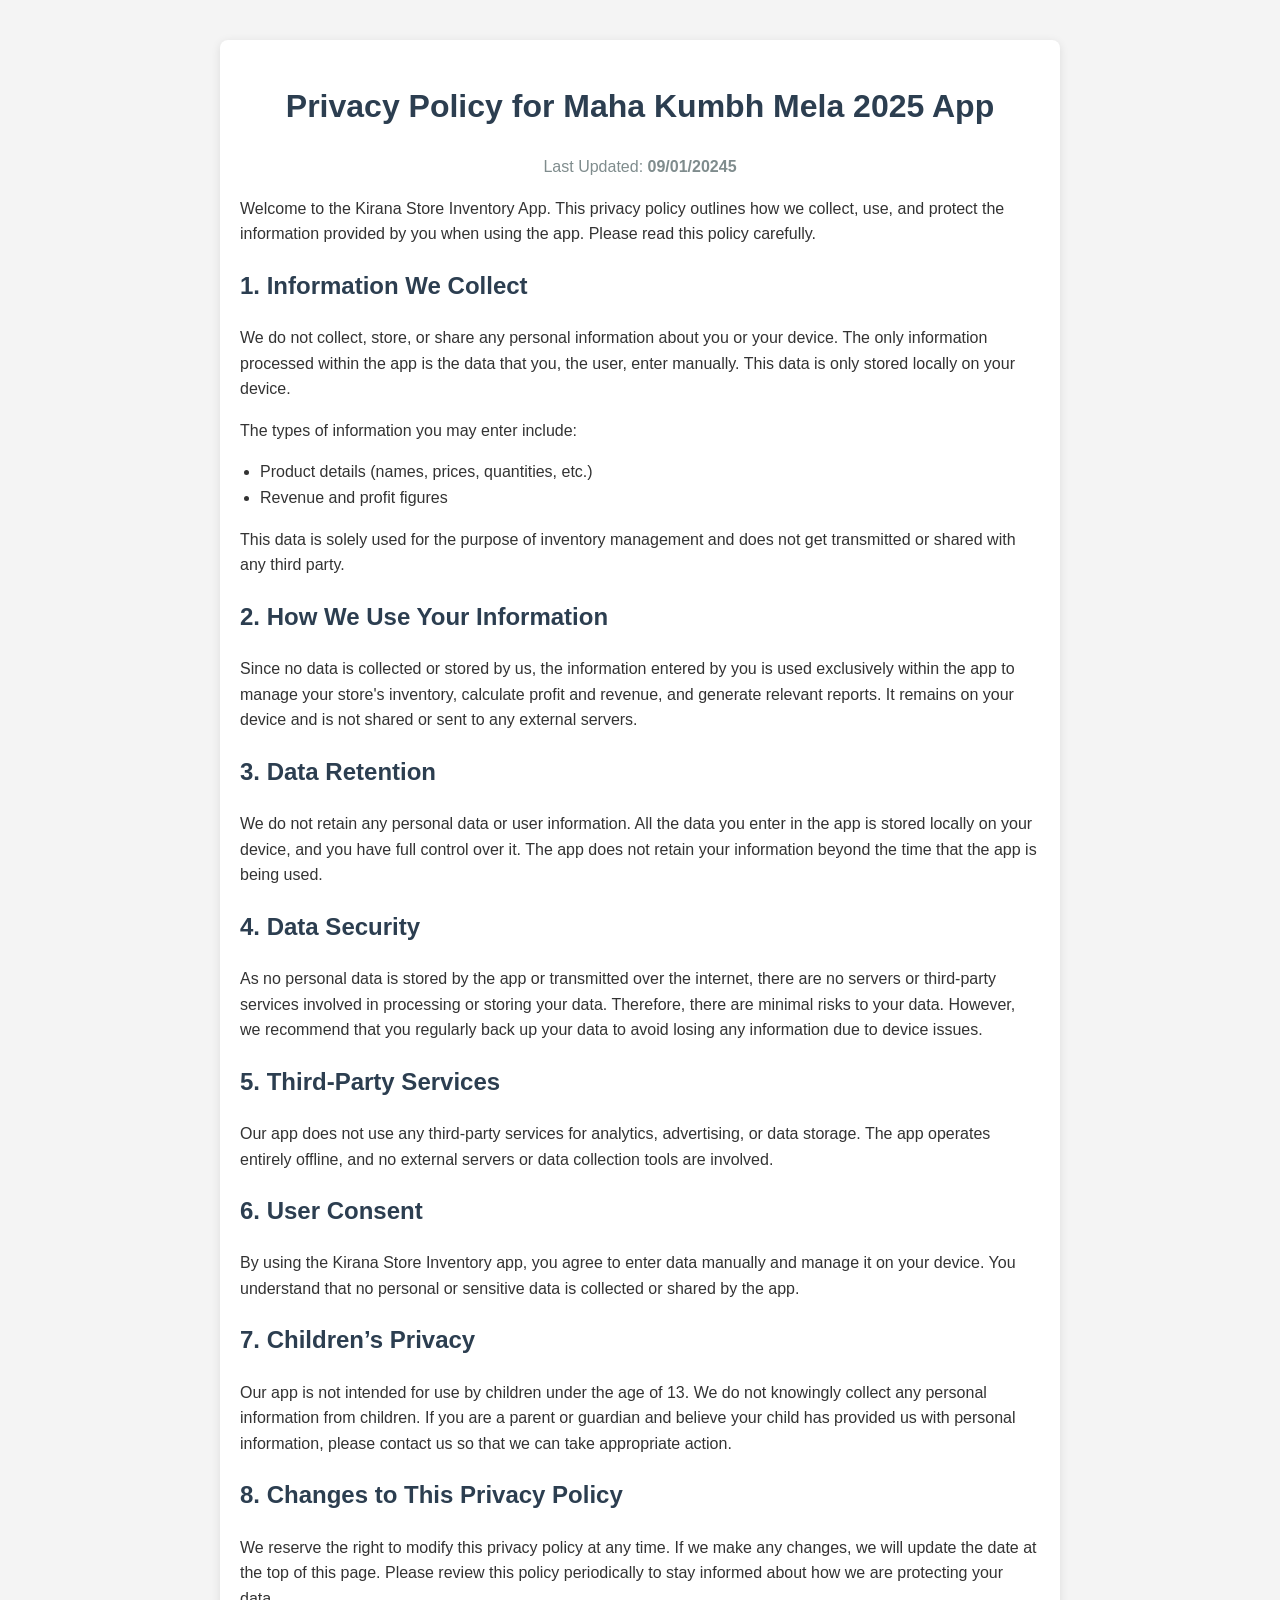
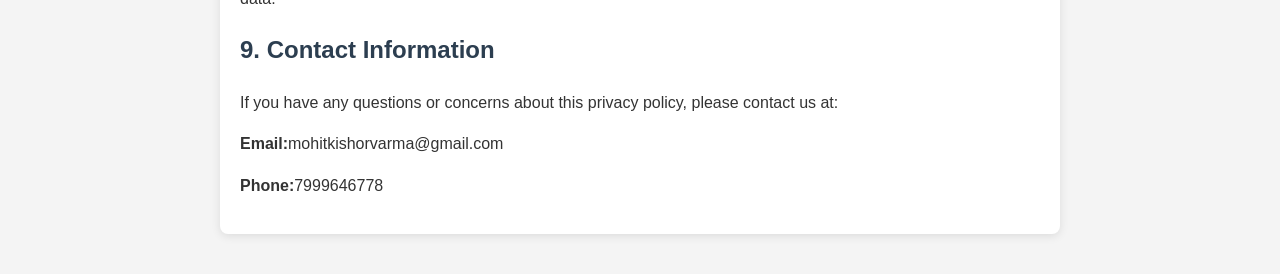
<file: PrivacyPolicy_MahaKumbhMela2025.html>
<!DOCTYPE html>
<html lang="en">
<head>
    <meta charset="UTF-8">
    <meta name="viewport" content="width=device-width, initial-scale=1.0">
    <title>Privacy Policy</title>
</head>
<body style="font-family: Arial, sans-serif; line-height: 1.6; margin: 20px; background-color: #f4f4f4; color: #333; padding: 20px;">

    <div style="max-width: 800px; margin: auto; background-color: #fff; padding: 20px; border-radius: 8px; box-shadow: 0 2px 10px rgba(0, 0, 0, 0.1);">
        <h1 style="text-align: center; color: #2C3E50;">Privacy Policy for Maha Kumbh Mela 2025 App</h1>
        <p style="text-align: center; color: #7f8c8d;">Last Updated: <strong>09/01/20245</strong></p>

        <p>Welcome to the Kirana Store Inventory App. This privacy policy outlines how we collect, use, and protect the information provided by you when using the app. Please read this policy carefully.</p>

        <h2 style="color: #2C3E50;">1. Information We Collect</h2>
        <p>We do not collect, store, or share any personal information about you or your device. The only information processed within the app is the data that you, the user, enter manually. This data is only stored locally on your device.</p>
        <p>The types of information you may enter include:</p>
        <ul style="list-style-type: disc; padding-left: 20px;">
            <li>Product details (names, prices, quantities, etc.)</li>
            <li>Revenue and profit figures</li>
        </ul>
        <p>This data is solely used for the purpose of inventory management and does not get transmitted or shared with any third party.</p>

        <h2 style="color: #2C3E50;">2. How We Use Your Information</h2>
        <p>Since no data is collected or stored by us, the information entered by you is used exclusively within the app to manage your store's inventory, calculate profit and revenue, and generate relevant reports. It remains on your device and is not shared or sent to any external servers.</p>

        <h2 style="color: #2C3E50;">3. Data Retention</h2>
        <p>We do not retain any personal data or user information. All the data you enter in the app is stored locally on your device, and you have full control over it. The app does not retain your information beyond the time that the app is being used.</p>

        <h2 style="color: #2C3E50;">4. Data Security</h2>
        <p>As no personal data is stored by the app or transmitted over the internet, there are no servers or third-party services involved in processing or storing your data. Therefore, there are minimal risks to your data. However, we recommend that you regularly back up your data to avoid losing any information due to device issues.</p>

        <h2 style="color: #2C3E50;">5. Third-Party Services</h2>
        <p>Our app does not use any third-party services for analytics, advertising, or data storage. The app operates entirely offline, and no external servers or data collection tools are involved.</p>

        <h2 style="color: #2C3E50;">6. User Consent</h2>
        <p>By using the Kirana Store Inventory app, you agree to enter data manually and manage it on your device. You understand that no personal or sensitive data is collected or shared by the app.</p>

        <h2 style="color: #2C3E50;">7. Children’s Privacy</h2>
        <p>Our app is not intended for use by children under the age of 13. We do not knowingly collect any personal information from children. If you are a parent or guardian and believe your child has provided us with personal information, please contact us so that we can take appropriate action.</p>

        <h2 style="color: #2C3E50;">8. Changes to This Privacy Policy</h2>
        <p>We reserve the right to modify this privacy policy at any time. If we make any changes, we will update the date at the top of this page. Please review this policy periodically to stay informed about how we are protecting your data.</p>

        <h2 style="color: #2C3E50;">9. Contact Information</h2>
        <p>If you have any questions or concerns about this privacy policy, please contact us at:</p>
        <p><strong>Email:</strong>mohitkishorvarma@gmail.com</p>
        <p><strong>Phone:</strong>7999646778</p>
    </div>

</body>
</html>
</file>
<file: Tvaktra/style.css>
*{box-sizing:border-box;margin:0;padding:0}
:root{--ink:#171513;--muted:#766e67;--paper:#f8f4ef;--cream:#efe5da;--line:#ddd3ca;--white:#fff}
html{scroll-behavior:smooth}
body{font-family:"DM Sans",sans-serif;color:var(--ink);background:var(--paper);line-height:1.5}
a{text-decoration:none;color:inherit}
button{font:inherit;border:0;background:none;cursor:pointer;color:inherit}
.container{width:min(1180px,calc(100% - 48px));margin:auto}
.announcement{text-align:center;font-size:10px;letter-spacing:.18em;padding:9px;background:var(--ink);color:#fff}
.site-header{background:var(--paper);border-bottom:1px solid var(--line);position:sticky;top:0;z-index:20}
.nav{height:76px;display:flex;align-items:center;justify-content:space-between;gap:30px}
.brand{display:flex;align-items:center;gap:9px;font-size:18px;font-weight:700;letter-spacing:.12em}
.brand-mark{width:31px;height:31px;border:1.5px solid currentColor;border-radius:50%;display:grid;place-items:center;font-family:"Playfair Display";font-size:17px}
.nav-links{display:flex;gap:32px;font-size:13px}
.nav-links a:hover,.footer-grid a:hover{opacity:.55}
.nav-actions{display:flex;align-items:center;gap:18px;font-size:13px}
.nav-actions button{font-size:13px}
.bag-count{display:inline-grid;place-items:center;width:19px;height:19px;background:var(--ink);color:#fff;border-radius:50%;font-size:10px;margin-left:3px}

.hero{min-height:650px;display:grid;grid-template-columns:1.12fr .88fr;background:var(--cream)}
.hero-image{min-height:650px;overflow:hidden}
.hero-image img{width:100%;height:100%;object-fit:cover;display:block}
.hero-content{display:flex;flex-direction:column;justify-content:center;padding:80px clamp(35px,7vw,100px)}
.eyebrow{font-size:10px;font-weight:700;letter-spacing:.2em;margin-bottom:18px}
.hero h1,.editorial h2{font-family:"Playfair Display",serif;font-weight:500;font-size:clamp(54px,6vw,88px);line-height:.98;letter-spacing:-.045em}
em{font-weight:500}
.hero-copy{max-width:430px;color:var(--muted);margin:28px 0 34px;font-size:15px}
.btn{display:inline-flex;align-items:center;justify-content:center;gap:30px;padding:15px 22px;font-size:10px;font-weight:700;letter-spacing:.15em}
.btn-dark{background:var(--ink);color:#fff;width:max-content}
.btn-dark:hover{transform:translateY(-2px)}

section{padding-top:105px;padding-bottom:105px}
.section-heading{display:flex;align-items:end;justify-content:space-between;gap:30px;margin-bottom:38px}
.section-heading h2{font-family:"Playfair Display";font-size:42px;font-weight:500;line-height:1.05}
.section-heading>p{color:var(--muted);font-size:13px;max-width:310px}
.text-link{font-size:10px;letter-spacing:.14em;font-weight:700;border-bottom:1px solid currentColor;padding-bottom:5px}

.category-grid{display:grid;grid-template-columns:repeat(3,1fr);gap:14px}
.category-card{height:350px;padding:25px;display:flex;flex-direction:column;justify-content:end;position:relative;overflow:hidden}
.category-card:before{content:"";position:absolute;inset:0;background:linear-gradient(transparent 35%,rgba(0,0,0,.55))}
.category-card>*{position:relative;color:#fff}
.category-card span{position:absolute;top:24px;left:25px;font-size:10px;letter-spacing:.1em}
.category-card h3{font-family:"Playfair Display";font-size:34px;font-weight:500}
.category-card small{font-size:11px;opacity:.85}
.skincare{background:linear-gradient(135deg,#c7b5a7,#765c4f)}
.makeup{background:linear-gradient(135deg,#d9a69c,#8b4e50)}
.fragrance{background:linear-gradient(135deg,#d6c2a5,#655545)}

.product-grid{display:grid;grid-template-columns:repeat(4,1fr);gap:42px 18px}
.product-card{cursor:pointer}
.product-image{aspect-ratio:1/1.13;position:relative;display:flex;align-items:start;justify-content:space-between;padding:13px;background:#e9ded4;overflow:hidden}
.product-image:after{content:"";width:48%;height:64%;position:absolute;left:26%;top:18%;border-radius:12px 12px 22px 22px;background:rgba(255,255,255,.68);box-shadow:0 18px 35px rgba(70,45,30,.12)}
.product-image:before{content:"";width:30%;height:42%;position:absolute;left:35%;top:29%;z-index:1;background:rgba(125,94,75,.6);border-radius:7px}
.product-image span{position:relative;z-index:2;font-size:8px;letter-spacing:.12em;background:#fff;padding:6px 8px}
.p1{background:#d9c2ba}.p2{background:#d5b0ad}.p3{background:#ded8cc}.p4{background:#e0c0a8}.p5{background:#d1d9d0}.p6{background:#cbbcae}.p7{background:#e4cf9d}.p8{background:#d8d2cb}.p9{background:#c8c1ba}.p10{background:#c5a99f}.p11{background:#d5b1aa}.p12{background:#e3b2a0}.p13{background:#d4cfaa}.p14{background:#c8d5d2}.p15{background:#d8cfc0}.p16{background:#cdbdae}.p17{background:#b9c0a8}.p18{background:#c9b8aa}.p19{background:#bba48c}.p20{background:#c7d0cc}.p21{background:#dfc5ba}.p22{background:#d7a6a0}
.product-info{padding-top:15px}
.product-info h3{font-size:14px;font-weight:600}
.product-info p{font-size:11px;color:var(--muted);margin:4px 0 9px}
.product-info strong{font-size:13px}

.editorial{display:grid;grid-template-columns:1fr 1fr;background:#e8ded4}
.editorial-image{min-height:570px;background:linear-gradient(145deg,#bca28f,#e5d2c3 45%,#806d61);position:relative}
.editorial-image:after{content:"";position:absolute;width:220px;height:360px;left:50%;top:50%;transform:translate(-50%,-50%);border-radius:100px 100px 15px 15px;background:rgba(255,255,255,.25)}
.editorial-copy{display:flex;flex-direction:column;justify-content:center;padding:70px clamp(40px,8vw,120px)}
.editorial-copy h2{font-size:58px}
.editorial-copy>p:not(.eyebrow){color:var(--muted);font-size:14px;max-width:430px;margin:25px 0 30px}

.newsletter{text-align:center}
.newsletter h2{font-family:"Playfair Display";font-weight:500;font-size:clamp(32px,4vw,52px);margin-bottom:30px}
.newsletter-form{margin:auto;max-width:570px;display:flex;border-bottom:1px solid var(--ink);padding-bottom:8px}
.newsletter-form input{flex:1;border:0;background:none;outline:0;font:inherit;font-size:13px}
.newsletter-form .btn{padding:13px 0 13px 20px}

footer{background:var(--ink);color:#fff;padding:70px 0 25px}
.footer-grid{display:grid;grid-template-columns:2fr 1fr 1fr 1fr;gap:40px}
.footer-brand{margin-bottom:18px}
.footer-grid p{color:#aaa29c;max-width:270px;font-size:12px}
.footer-grid h4{font-size:9px;letter-spacing:.18em;margin-bottom:18px}
.footer-grid>div:not(:first-child){display:flex;flex-direction:column;gap:9px}
.footer-grid>div a:not(.brand){font-size:12px;color:#c4bdb7}
.copyright{border-top:1px solid #3c3936;margin-top:55px;padding-top:20px;color:#77716c;font-size:10px}

@media(max-width:850px){
  .nav-links{display:none}
  .hero{grid-template-columns:1fr}
  .hero-image{min-height:55vw}
  .hero-content{min-height:470px}
  .category-grid{grid-template-columns:1fr}
  .category-card{height:280px}
  .product-grid{grid-template-columns:repeat(2,1fr);gap:35px 12px}
  .editorial{grid-template-columns:1fr}
  .editorial-image{min-height:400px}
  .footer-grid{grid-template-columns:1fr 1fr}
}
@media(max-width:520px){
  .container{width:min(100% - 28px,1180px)}
  .nav{height:66px}
  .brand{font-size:15px}
  .nav-actions{gap:10px}
  .nav-actions button:nth-child(-n+2){display:none}
  section{padding-top:70px;padding-bottom:70px}
  .hero-content{padding:55px 24px}
  .section-heading{display:block}
  .section-heading>p{margin-top:15px}
  .section-heading h2{font-size:34px}
  .product-info h3{font-size:12px}
  .editorial-copy{padding:60px 24px}
  .editorial-copy h2{font-size:46px}
  .newsletter-form{display:block;border:0}
  .newsletter-form input{width:100%;border-bottom:1px solid var(--ink);padding:13px 0;margin-bottom:12px}
  .newsletter-form .btn{width:100%;padding:15px}
  .footer-grid{grid-template-columns:1fr 1fr}
}


/* Product Dialog - only added feature */
.product-dialog-overlay {
  position: fixed;
  inset: 0;
  background: rgba(0, 0, 0, 0.45);
  display: flex;
  align-items: center;
  justify-content: center;
  z-index: 9999;
  opacity: 0;
  visibility: hidden;
  transition: 0.25s ease;
}

.product-dialog-overlay.show {
  opacity: 1;
  visibility: visible;
}

.product-dialog {
  width: min(500px, 90%);
  background: #f8f5ef;
  padding: 40px;
  position: relative;
  box-shadow: 0 20px 60px rgba(0, 0, 0, 0.25);
  transform: scale(0.9);
  transition: 0.25s ease;
}

.product-dialog-overlay.show .product-dialog {
  transform: scale(1);
}

.product-dialog-close {
  position: absolute;
  top: 12px;
  right: 15px;
  border: none;
  background: transparent;
  font-size: 28px;
  cursor: pointer;
  color: #24211e;
}

.product-dialog-category {
  font-size: 11px;
  text-transform: uppercase;
  letter-spacing: 2px;
  color: #81776d;
  margin-bottom: 12px;
}

.product-dialog h2 {
  font-family: Georgia, serif;
  font-size: 35px;
  font-weight: normal;
  margin-bottom: 15px;
}

.product-dialog p {
  color: #686159;
  line-height: 1.7;
  font-size: 14px;
  margin-bottom: 20px;
}

.product-dialog-price {
  font-family: Georgia, serif;
  font-size: 24px;
}

@media (max-width: 600px) {
  .product-dialog {
    padding: 30px 25px;
  }

  .product-dialog h2 {
    font-size: 28px;
  }
}
</file>
